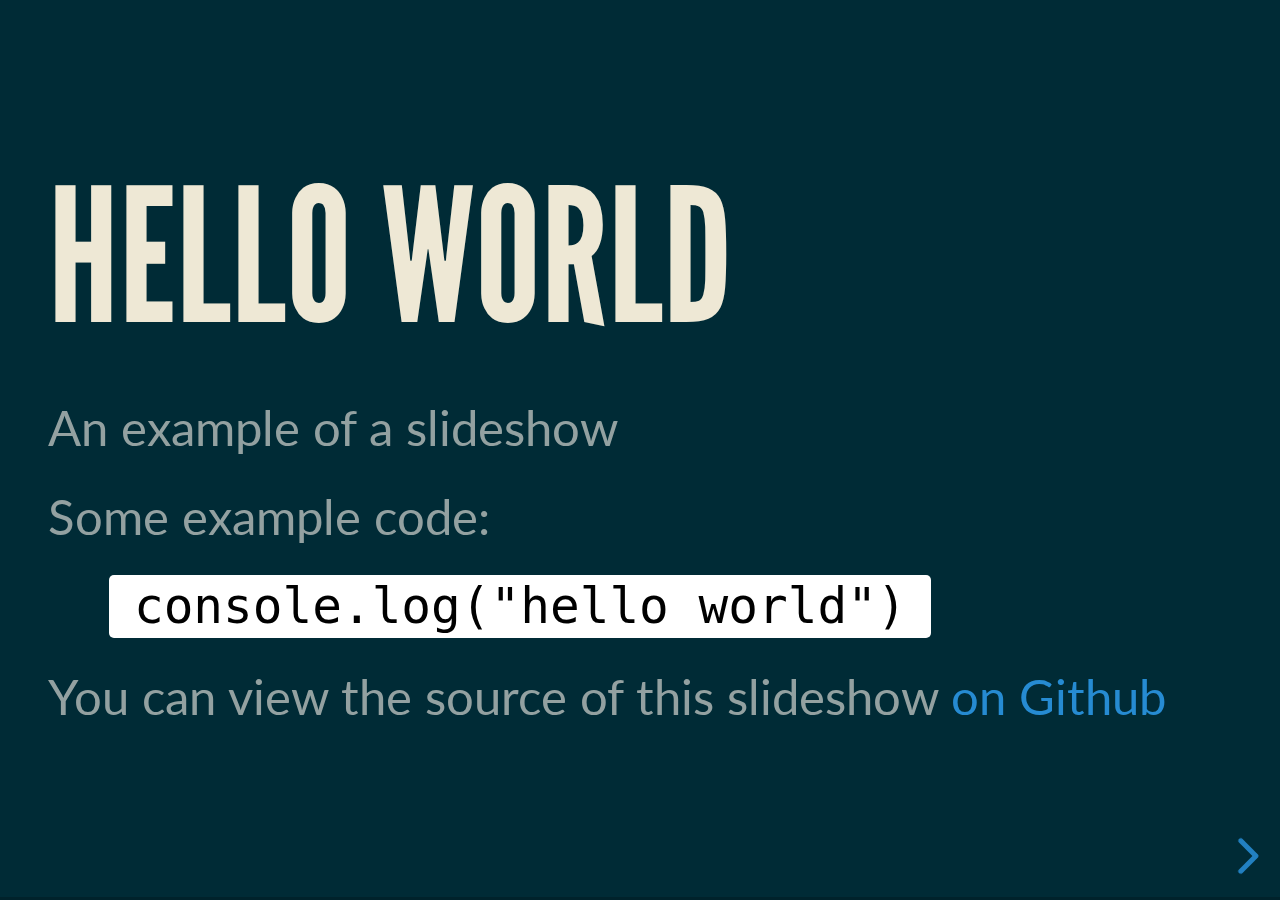
<file: index.html>
<!doctype html>
<html>
<head>
	<meta charset="utf-8">
	<meta name="viewport" content="width=device-width, initial-scale=1.0, maximum-scale=1.0, user-scalable=no">

	<title>reveal.js</title>

	<link rel="stylesheet" href="css/reveal.css">
	<link rel="stylesheet" href="css/theme/moon.css">
	<link rel="stylesheet" href="css/theme/custom.css">

	<!-- Theme used for syntax highlighting of code -->
	<link rel="stylesheet" href="lib/css/zenburn.css">

	<!-- Printing and PDF exports -->
	<script>
		var link = document.createElement( 'link' );
		link.rel = 'stylesheet';
		link.type = 'text/css';
		link.href = window.location.search.match( /print-pdf/gi ) ? 'css/print/pdf.css' : 'css/print/paper.css';
		document.getElementsByTagName( 'head' )[0].appendChild( link );
	</script>
</head>
<body>
	<div class="reveal">
		<div class="slides">

      <section class="text-left">
        <h1>HELLO WORLD</h1>
        <div>
          <p>
          	An example of a slideshow
          </p>
          <p>Some example code:</p>
          <div class="indent">
            <p>
              <code class="code">console.log("hello world")</code>
            </p>
          </div>
          <p>You can view the source of this slideshow
          	<a href="https://github.com/mpaulweeks/ga-sample">on Github</a>
          </p>
        </div>
      </section>
			<section>Slide 1</section>
			<section>Slide 2</section>
		</div>
	</div>

	<script src="lib/js/head.min.js"></script>
	<script src="js/reveal.js"></script>

	<script>
		// More info about config & dependencies:
		// - https://github.com/hakimel/reveal.js#configuration
		// - https://github.com/hakimel/reveal.js#dependencies
		Reveal.initialize({
			dependencies: [
				{ src: 'plugin/markdown/marked.js' },
				{ src: 'plugin/markdown/markdown.js' },
				{ src: 'plugin/notes/notes.js', async: true },
				{ src: 'plugin/highlight/highlight.js', async: true, callback: function() { hljs.initHighlightingOnLoad(); } }
			]
		});
	</script>
</body>
</html>
</file>
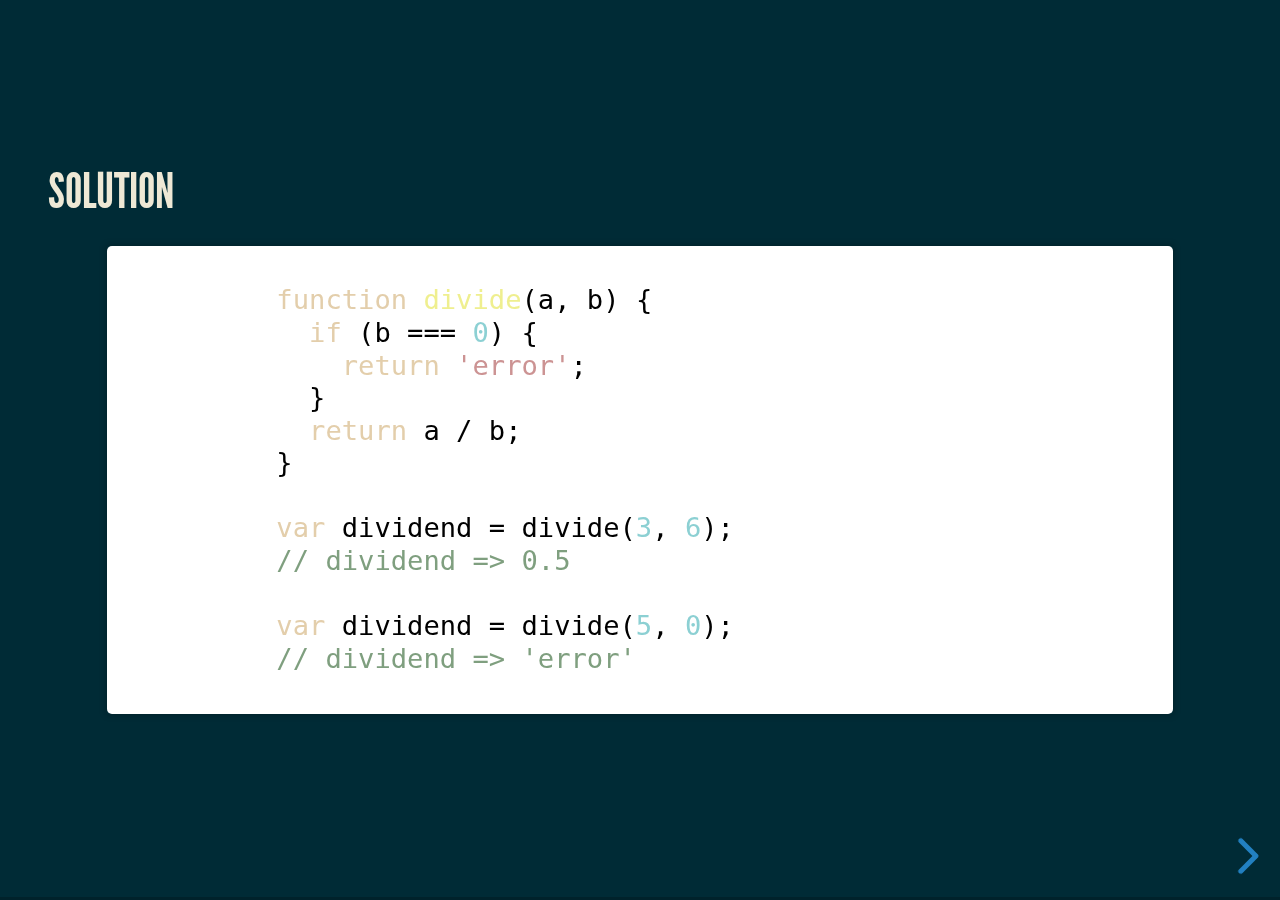
<file: functions.html>
<!doctype html>
<html>
<head>
  <meta charset="utf-8">
  <meta name="viewport" content="width=device-width, initial-scale=1.0, maximum-scale=1.0, user-scalable=no">

  <title>reveal.js</title>

  <link rel="stylesheet" href="css/reveal.css">
  <link rel="stylesheet" href="css/theme/moon.css">
  <link rel="stylesheet" href="css/theme/custom.css">

  <!-- Theme used for syntax highlighting of code -->
  <link rel="stylesheet" href="lib/css/zenburn.css">

  <!-- Printing and PDF exports -->
  <script>
    var link = document.createElement( 'link' );
    link.rel = 'stylesheet';
    link.type = 'text/css';
    link.href = window.location.search.match( /print-pdf/gi ) ? 'css/print/pdf.css' : 'css/print/paper.css';
    document.getElementsByTagName( 'head' )[0].appendChild( link );
  </script>
</head>
<body>
  <div class="reveal">
    <div class="slides">
      <!-- lesson start -->

      <section class="text-left">
        <h4>Solution</h4>
        <pre><code class="code">
          function divide(a, b) {
            if (b === 0) {
              return 'error';
            }
            return a / b;
          }

          var dividend = divide(3, 6);
          // dividend => 0.5

          var dividend = divide(5, 0);
          // dividend => 'error'
        </code></pre>
      </section>

      <section class="text-left">
        <h4>Exercise</h4>
        <p>
          Write a function that takes two numbers, and divides the first one by the second.
          If the second argument is zero, you should return the string 'error'.
        </p>
        <p>eg:</p>
        <pre><code class="code">
          var dividend = divide(3, 6);
          // dividend => 0.5

          var dividend = divide(5, 0);
          // dividend => 'error'
        </code></pre>
      </section>

      <section class="text-left">
        <h4>Solution</h4>
        <pre><code class="code">
          function shout(toShout) {
            return toShout + '!!!';
          }

          var cheer = shout('go wildcats');
          // cheer => 'go wildcats!!!'
        </code></pre>
      </section>

      <section class="text-left">
        <h4>Exercise</h4>
        <p>
          Write a function named <span class="hljs-name">shout</span> that takes in a string and
          returns the same string with three exclamation points (<span class="code-text">'!!!'</span>) added on the end
        </p>
        <p>eg:</p>
        <pre><code class="code">
          var cheer = shout('go wildcats');
          // cheer => 'go wildcats!!!'
        </code></pre>
      </section>


      <section class="text-left">
        <h4>Example #4</h4>
        <pre><code class="code">
          function combineBackwards(first, second) {
            return second + first;
          }

          var word = combineBackwards('one', 'two');
          // word = 'twoone'
        </code></pre>
        <ul>
          <li>
            the order of the arguments is preserved
          </li>
        </ul>
      </section>


      <section class="text-left">
        <h4>Example #3</h4>
        <pre><code class="code">
          function multiply(a, b) {
            return a * b;
          }

          var sum = multiply(5, 7);
          // sum = 35
        </code></pre>
        <ul>
          <li>
            functions can take multiple arguments
          </li>
          <li>
            seperate each argument by a comma
          </li>
          <ul>
            <li>
              it's same for both function declaration and invocation
            </li>
          </ul>
        </ul>
      </section>

      <section class="text-left">
        <h4>Example #2</h4>
        <pre><code class="code">
          function triple(numToTriple) {
            return 3 * numToTriple;
          }

          var bar = triple(4);
          // bar => 12
        </code></pre>
        <ul>
          <li>
            now we return the given arg multiplied by <span class="code-text">3</span>
            <ul>
              <li>
                we call the function with the number <span class="code-text">4</span>
              </li>
              <li>
                the result of the function is assigned to <span class="code-text">bar</span>
              </li>
              <li>
                so <span class="code-text">bar = 12</span>
              </li>
            </ul>
          </li>
        </ul>
      </section>
      <section class="text-left">
        <h4>Example #2</h4>
        <pre><code class="code">
          function triple(numToTriple) {
            return 3 * numToTriple;
          }

          var bar = triple(4);
          // bar => 12
        </code></pre>
        <ul>
          <li>
            this function takes an argument, called <span class="code-text">numToTriple</span>
            <ul>
              <li>
                the name is abritrary, just like variables
              </li>
              <li>
                you can think of <span class="code-text">numToTriple</span> as a variable that's only accessible within the function
              </li>
              <li>
                this "sandboxing" is known as the "function scope"
              </li>
            </ul>
          </li>
        </ul>
      </section>

      <section class="text-left">
        <h4>Example #1</h4>
        <pre><code class="code">
          function three() {
            return 3;
          }

          var foo = three();
          // foo => 3
        </code></pre>
        <ul>
          <li>
            you call the function by also using parens
            <ul>
              <li>
                eg: <span class="code-text">var foo = three();</span>
              </li>
            </ul>
          </li>
          <li>
            <span class="hljs-keyword">return</span> describes the value of the function
            <ul>
              <li>
                this function returns <span class="code-text">3</span>
              </li>
              <li>
                the result of the function is assigned to <span class="code-text">foo</span>
              </li>
              <li>
                so <span class="code-text">foo = 3</span>
              </li>
            </ul>
          </li>
        </ul>
      </section>

      <section class="text-left">
        <h4>Example #1</h4>
        <pre><code class="code">
          function three() {
            return 3;
          }

          var foo = three();
          // foo => 3
        </code></pre>
        <ul>
          <li>
            <span class="hljs-keyword">function</span> and <span class="hljs-keyword">return</span> are keywords
          </li>
          <li>
            <span class="hljs-keyword">function</span> describes what we're declaring
            <ul>
              <li>
                much like <span class="hljs-keyword">var</span>
              </li>
            </ul>
          </li>
          <li>
            <span class="hljs-name">three</span> is the name of our function
            <ul>
              <li>
                in the same way that <span class="code-text">foo</span> is the name of a variable
              </li>
            </ul>
          </li>
          <li>
            function names are always followed by parenthesis <span class="code-text">()</span>
          </li>
        </ul>
      </section>



      <section class="text-left">
        <h1>Functions</h1>
        <div>
          <ul>
            <li>Reusable</li>
            <li>Sandboxing</li>
            <li>Customizable</li>
          </ul>
          <p>You can view the source of this slideshow
            <a href="https://github.com/mpaulweeks/ga-sample">on Github</a>
          </p>
        </div>
      </section>

      <!-- lesson end -->
    </div>
  </div>

  <script src="lib/js/head.min.js"></script>
  <script src="js/reveal.js"></script>

  <script>
    // More info about config & dependencies:
    // - https://github.com/hakimel/reveal.js#configuration
    // - https://github.com/hakimel/reveal.js#dependencies
    Reveal.initialize({
      dependencies: [
        { src: 'plugin/markdown/marked.js' },
        { src: 'plugin/markdown/markdown.js' },
        { src: 'plugin/notes/notes.js', async: true },
        { src: 'plugin/highlight/highlight.js', async: true, callback: function() { hljs.initHighlightingOnLoad(); } }
      ]
    });
  </script>
</body>
</html>
</file>
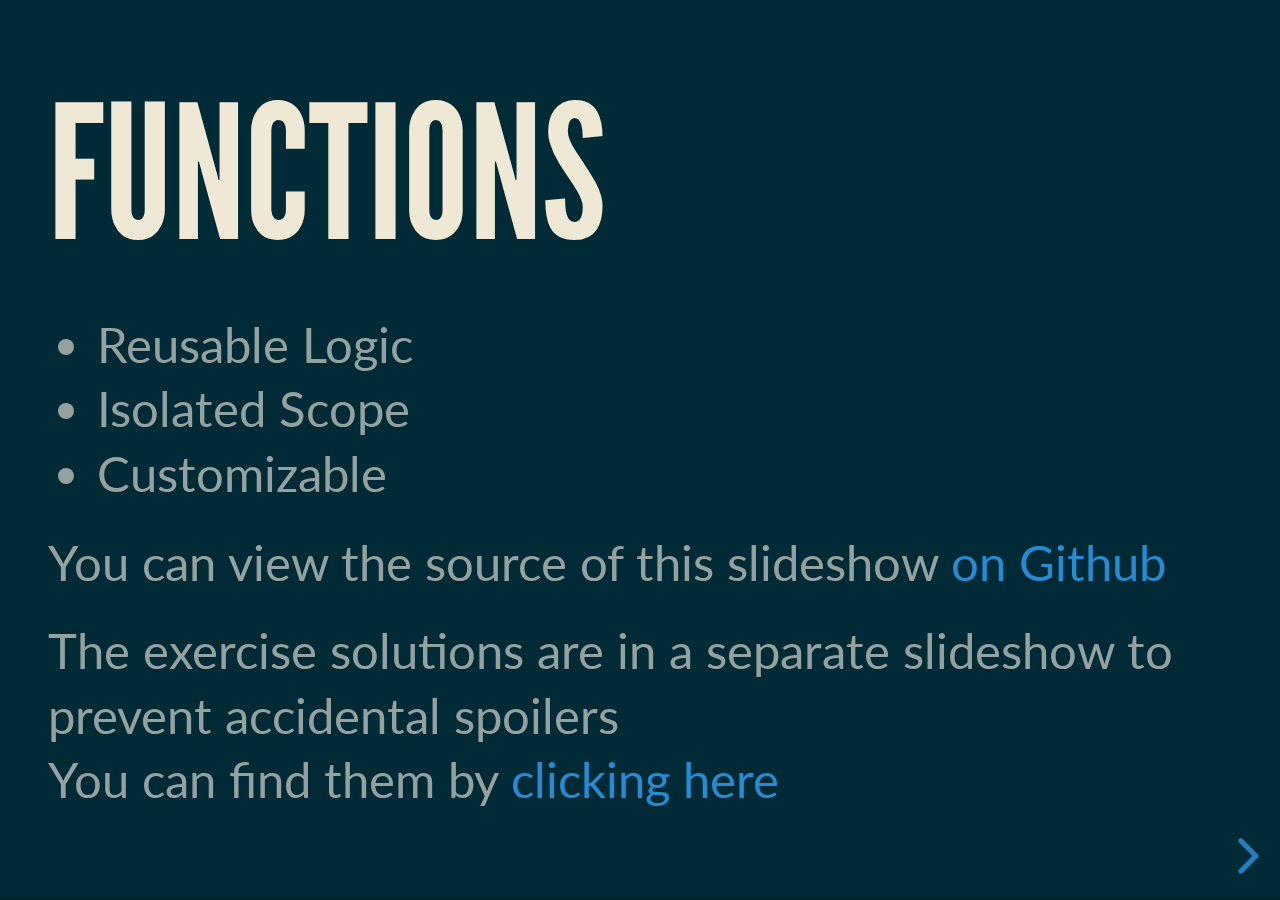
<file: lesson/function.html>
<!doctype html>
<html>
<head>
  <meta charset="utf-8">
  <meta name="viewport" content="width=device-width, initial-scale=1.0, maximum-scale=1.0, user-scalable=no">

  <title>reveal.js</title>

  <link rel="stylesheet" href="../css/reveal.css">
  <link rel="stylesheet" href="../css/theme/moon.css">
  <link rel="stylesheet" href="../css/theme/custom.css">

  <!-- Theme used for syntax highlighting of code -->
  <link rel="stylesheet" href="../lib/css/zenburn.css">

  <!-- Printing and PDF exports -->
  <script>
    var link = document.createElement( 'link' );
    link.rel = 'stylesheet';
    link.type = 'text/css';
    link.href = '../css/print/' + (window.location.search.match( /print-pdf/gi ) ? 'pdf.css' : 'paper.css');
    document.getElementsByTagName( 'head' )[0].appendChild( link );
  </script>
</head>
<body>
  <div class="reveal">
    <div class="slides">
      <!-- lesson start -->

      <section class="text-left">
        <h1>Functions</h1>
        <div>
          <ul>
            <li>Reusable Logic</li>
            <li>Isolated Scope</li>
            <li>Customizable</li>
          </ul>
          <p>
            You can view the source of this slideshow
            <a href="https://github.com/mpaulweeks/ga-interview">on Github</a>
          </p>
          <p>
            The exercise solutions are in a separate slideshow to prevent accidental spoilers
            <br/>
            You can find them by <a href="../solution/function.html">clicking here</a>
          </p>
        </div>
      </section>

      <section class="text-left">
        <h4>Example #1</h4>
        <pre><code class="code">
          function three() {
            return 3;
          }

          var foo = three();
          // foo => 3
        </code></pre>
        <ul>
          <li>
            <span class="hljs-keyword">function</span> and <span class="hljs-keyword">return</span> are keywords
          </li>
          <li>
            <span class="hljs-keyword">function</span> describes what we're declaring
            <ul>
              <li>
                much like <span class="hljs-keyword">var</span>
              </li>
            </ul>
          </li>
          <li>
            <span class="hljs-name">three</span> is the name of our function
            <ul>
              <li>
                in the same way that <span class="code-text">foo</span> is the name of a variable
              </li>
            </ul>
          </li>
          <li>
            function names are always followed by parens <span class="code-text">()</span>
          </li>
        </ul>
      </section>
      <section class="text-left">
        <h4>Example #1</h4>
        <pre><code class="code">
          function three() {
            return 3;
          }

          var foo = three();
          // foo => 3
        </code></pre>
        <ul>
          <li>
            you call the function by also using parens
            <ul>
              <li>
                eg: <span class="code-text">var foo = three();</span>
              </li>
            </ul>
          </li>
          <li>
            <span class="hljs-keyword">return</span> describes the value of the function
            <ul>
              <li>
                this function returns <span class="code-text">3</span>
              </li>
              <li>
                the result of the function is assigned to <span class="code-text">foo</span>
              </li>
              <li>
                so <span class="code-text">foo = 3</span>
              </li>
            </ul>
          </li>
        </ul>
      </section>

      <section class="text-left">
        <h4>Example #2</h4>
        <pre><code class="code">
          function triple(numToTriple) {
            return 3 * numToTriple;
          }

          var tripFour = triple(4);
          // tripFour => 12
          var tripHalf = triple(0.5);
          // tripHalf => 1.5
        </code></pre>
        <ul>
          <li>
            this function takes an argument, called <span class="code-text">numToTriple</span>
            <ul>
              <li>
                the name is abritrary, just like variables
              </li>
              <li>
                you can think of <span class="code-text">numToTriple</span> as a variable that's only accessible within the function
              </li>
              <li>
                this "sandboxing" is known as the "function scope"
              </li>
            </ul>
          </li>
        </ul>
      </section>
      <section class="text-left">
        <h4>Example #2</h4>
        <pre><code class="code">
          function triple(numToTriple) {
            return 3 * numToTriple;
          }

          var tripFour = triple(4);
          // tripFour => 12
          var tripHalf = triple(0.5);
          // tripHalf => 1.5
        </code></pre>
        <ul>
          <li>
            now we return the given arg multiplied by <span class="code-text">3</span>
            <ul>
              <li>
                we call the function with the number <span class="code-text">4</span>
              </li>
              <li>
                the result of the function is assigned to <span class="code-text">tripFour</span>
              </li>
              <li>
                so <span class="code-text">tripFour = 12</span>
              </li>
            </ul>
          </li>
          <li>
            you can call the function with different values
          </li>
        </ul>
      </section>
      <section class="text-left">
        <h4>Example #2.5</h4>
        <pre><code class="code">
          function triple(numToTriple) {
            return 3 * numToTriple;
          }

          var tripFour = triple(4);
          // tripFour => 12
          var tripTwelve = triple(tripFour);
          // tripTwelve => 36

          var tripFourTwice = triple(triple(4));
          // tripFourTwice => 36
        </code></pre>
        <ul>
          <li>
            you can nest function calls
            <ul>
              <li>
                remember, the function is just returning a value
              </li>
            </ul>
          </li>
          <li>
            here we call <span class="hljs-name">triple</span> on the number 4 twice
            <ul>
              <li>
                with a helper variable vs nesting function calls
              </li>
            </ul>
          </li>
        </ul>
      </section>

      <section class="text-left">
        <h4>Example #3</h4>
        <pre><code class="code">
          function multiply(a, b) {
            return a * b;
          }

          var sum = multiply(5, 7);
          // sum = 35
        </code></pre>
        <ul>
          <li>
            functions can take multiple arguments
          </li>
          <li>
            seperate each argument by a comma
          </li>
          <ul>
            <li>
              it's same for both function declaration and invocation
            </li>
          </ul>
        </ul>
      </section>

      <section class="text-left">
        <h4>Example #4</h4>
        <pre><code class="code">
          function combineBackwards(first, second) {
            return second + first;
          }

          var word = combineBackwards('one', 'two');
          // word = 'twoone'
        </code></pre>
        <ul>
          <li>
            the order of the arguments is preserved
          </li>
        </ul>
      </section>

      <section class="text-left">
        <h4>Exercise #1</h4>
        <p>
          Write a function named <span class="hljs-name">shout</span> that takes in a string and
          returns the same string with three exclamation points (<span class="code-text">'!!!'</span>) added on the end
        </p>
        <p>eg:</p>
        <pre><code class="code">
          var cheer = shout('go wildcats');
          // cheer => 'go wildcats!!!'
        </code></pre>
      </section>

      <section class="text-left">
        <h4>Exercise #2</h4>
        <p>
          Write a function that takes two numbers, and divides the first one by the second.
          If the second argument is zero, you should return the string 'error'.
        </p>
        <p>eg:</p>
        <pre><code class="code">
          var dividend = divide(3, 6);
          // dividend => 0.5

          var dividend = divide(5, 0);
          // dividend => 'error'
        </code></pre>
      </section>

      <section class="text-left">
        <h4>Exercise #3</h4>
        <pre><code class="code">
          // "abc".toUpperCase()

          function isEqualCaseInsensitive(first, second) {
            return false;
          }

          isEqualCaseInsensitive('a', 'A');
          // true
        </code></pre>
      </section>





      <!-- lesson end -->
    </div>
  </div>

  <script src="../lib/js/head.min.js"></script>
  <script src="../js/reveal.js"></script>

  <script>
    // More info about config & dependencies:
    // - https://github.com/hakimel/reveal.js#configuration
    // - https://github.com/hakimel/reveal.js#dependencies
    Reveal.initialize({
      dependencies: [
        { src: '../plugin/markdown/marked.js' },
        { src: '../plugin/markdown/markdown.js' },
        { src: '../plugin/notes/notes.js', async: true },
        { src: '../plugin/highlight/highlight.js', async: true, callback: function() { hljs.initHighlightingOnLoad(); } }
      ]
    });
  </script>
</body>
</html>
</file>
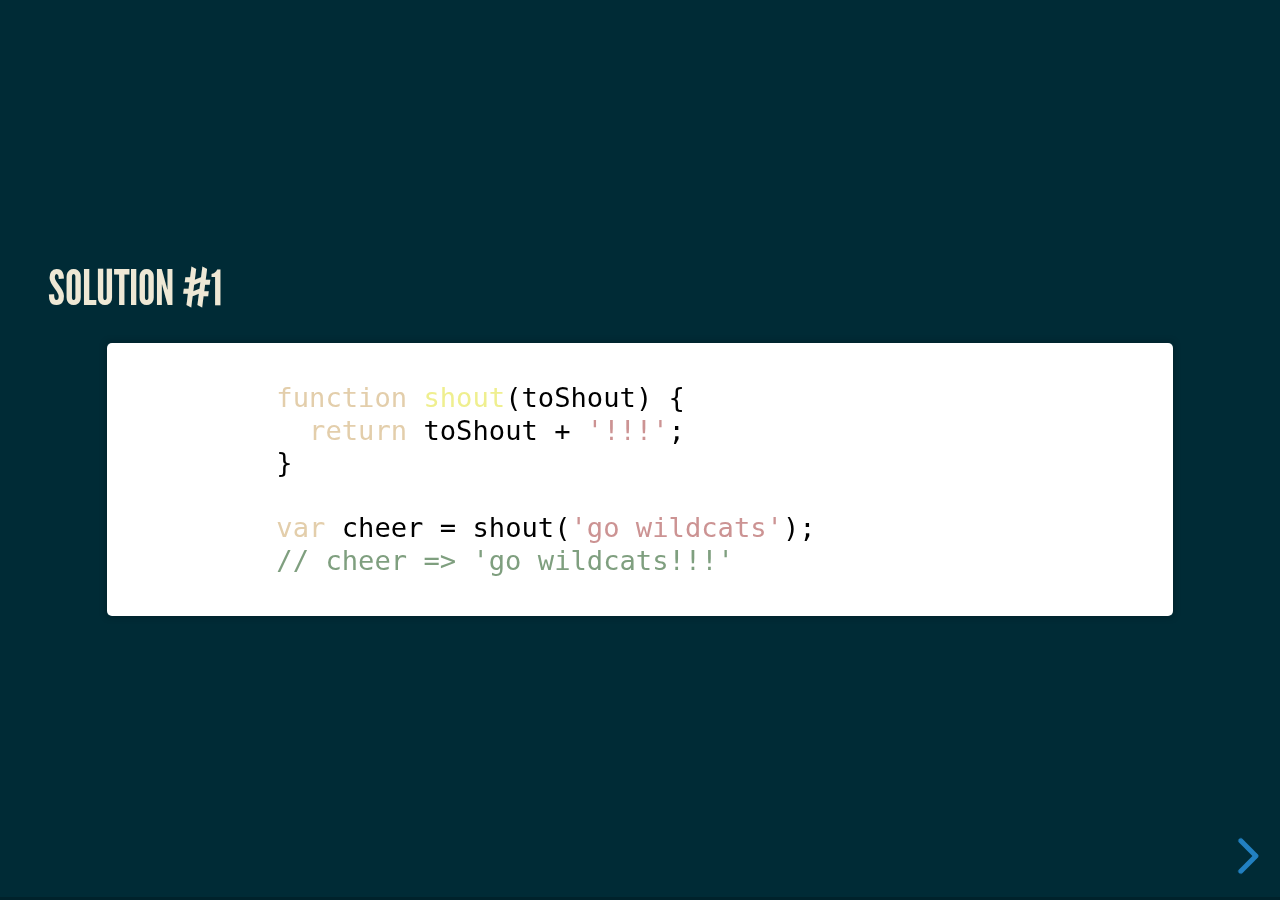
<file: solution/function.html>
<!doctype html>
<html>
<head>
  <meta charset="utf-8">
  <meta name="viewport" content="width=device-width, initial-scale=1.0, maximum-scale=1.0, user-scalable=no">

  <title>reveal.js</title>

  <link rel="stylesheet" href="../css/reveal.css">
  <link rel="stylesheet" href="../css/theme/moon.css">
  <link rel="stylesheet" href="../css/theme/custom.css">

  <!-- Theme used for syntax highlighting of code -->
  <link rel="stylesheet" href="../lib/css/zenburn.css">

  <!-- Printing and PDF exports -->
  <script>
    var link = document.createElement( 'link' );
    link.rel = 'stylesheet';
    link.type = 'text/css';
    link.href = '../css/print/' + (window.location.search.match( /print-pdf/gi ) ? 'pdf.css' : 'paper.css');
    document.getElementsByTagName( 'head' )[0].appendChild( link );
  </script>
</head>
<body>
  <div class="reveal">
    <div class="slides">
      <!-- lesson start -->

      <section class="text-left">
        <h4>Solution #1</h4>
        <pre><code class="code">
          function shout(toShout) {
            return toShout + '!!!';
          }

          var cheer = shout('go wildcats');
          // cheer => 'go wildcats!!!'
        </code></pre>
      </section>

      <section class="text-left">
        <h4>Solution #2</h4>
        <pre><code class="code">
          function divide(a, b) {
            if (b === 0) {
              return 'error';
            }
            return a / b;
          }

          var dividend = divide(3, 6);
          // dividend => 0.5

          var dividend = divide(5, 0);
          // dividend => 'error'
        </code></pre>
      </section>

      <!-- lesson end -->
    </div>
  </div>

  <script src="../lib/js/head.min.js"></script>
  <script src="../js/reveal.js"></script>

  <script>
    // More info about config & dependencies:
    // - https://github.com/hakimel/reveal.js#configuration
    // - https://github.com/hakimel/reveal.js#dependencies
    Reveal.initialize({
      dependencies: [
        { src: '../plugin/markdown/marked.js' },
        { src: '../plugin/markdown/markdown.js' },
        { src: '../plugin/notes/notes.js', async: true },
        { src: '../plugin/highlight/highlight.js', async: true, callback: function() { hljs.initHighlightingOnLoad(); } }
      ]
    });
  </script>
</body>
</html>
</file>
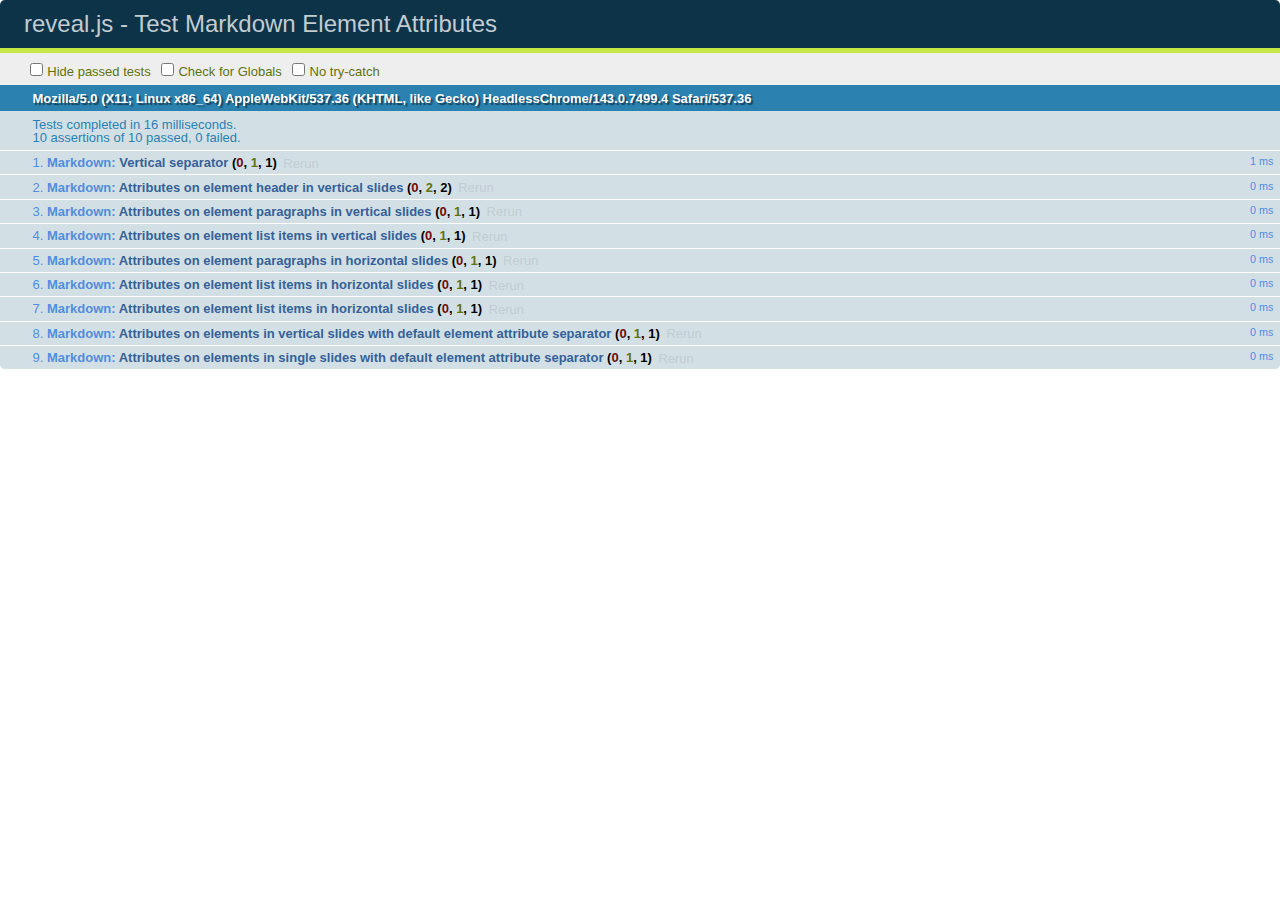
<file: test/test-markdown-element-attributes.html>
<!doctype html>
<html lang="en">

	<head>
		<meta charset="utf-8">

		<title>reveal.js - Test Markdown Element Attributes</title>

		<link rel="stylesheet" href="../css/reveal.css">
		<link rel="stylesheet" href="qunit-1.12.0.css">
	</head>

	<body style="overflow: auto;">

		<div id="qunit"></div>
		<div id="qunit-fixture"></div>

		<div class="reveal" style="display: none;">

			<div class="slides">

				<!-- <section data-markdown="example.md" data-separator="^\n\n\n" data-separator-vertical="^\n\n"></section> -->

				<!-- Slides are separated by newline + three dashes + newline, vertical slides identical but two dashes -->
				<section data-markdown data-separator="^\n---\n$" data-separator-vertical="^\n--\n$" data-element-attributes="{_\s*?([^}]+?)}">>
					<script type="text/template">
						## Slide 1.1
						<!-- {_class="fragment fade-out" data-fragment-index="1"} -->

						--

						## Slide 1.2
						<!-- {_class="fragment shrink"} -->

						Paragraph 1
						<!-- {_class="fragment grow"} -->

						Paragraph 2
						<!-- {_class="fragment grow"} -->

						- list item 1 <!-- {_class="fragment grow"} -->
						- list item 2 <!-- {_class="fragment grow"} -->
						- list item 3 <!-- {_class="fragment grow"} -->


						---

						## Slide 2


						Paragraph 1.2  
						multi-line <!-- {_class="fragment highlight-red"} -->

						Paragraph 2.2 <!-- {_class="fragment highlight-red"} -->

						Paragraph 2.3 <!-- {_class="fragment highlight-red"} -->

						Paragraph 2.4 <!-- {_class="fragment highlight-red"} -->

						- list item 1 <!-- {_class="fragment highlight-green"} -->
						- list item 2<!-- {_class="fragment highlight-green"} -->
						- list item 3<!-- {_class="fragment highlight-green"} -->
						- list item 4
						<!-- {_class="fragment highlight-green"} -->
						- list item 5<!-- {_class="fragment highlight-green"} -->

						Test

						![Example Picture](examples/assets/image2.png)
						<!-- {_class="reveal stretch"} -->

					</script>
				</section>



				<section 	data-markdown data-separator="^\n\n\n"
									data-separator-vertical="^\n\n"
									data-separator-notes="^Note:"
									data-charset="utf-8">
					<script type="text/template">
						# Test attributes in Markdown with default separator
						## Slide 1 Def <!-- .element: class="fragment highlight-red" data-fragment-index="1" -->


						## Slide 2 Def
						<!-- .element: class="fragment highlight-red" -->

					</script>
				</section>

				<section data-markdown>
				  <script type="text/template">
					## Hello world
					A paragraph
					<!-- .element: class="fragment highlight-blue" -->
				  </script>
				</section>

				<section data-markdown>
				  <script type="text/template">
					## Hello world

					Multiple  
					Line
					<!-- .element: class="fragment highlight-blue" -->
				  </script>
				</section>

				<section data-markdown>
				  <script type="text/template">
					## Hello world

					Test<!-- .element: class="fragment highlight-blue" -->

					More Test
				  </script>
				</section>


			</div>

		</div>

		<script src="../lib/js/head.min.js"></script>
		<script src="../js/reveal.js"></script>
		<script src="../plugin/markdown/marked.js"></script>
		<script src="../plugin/markdown/markdown.js"></script>
		<script src="qunit-1.12.0.js"></script>

		<script src="test-markdown-element-attributes.js"></script>

	</body>
</html>
</file>
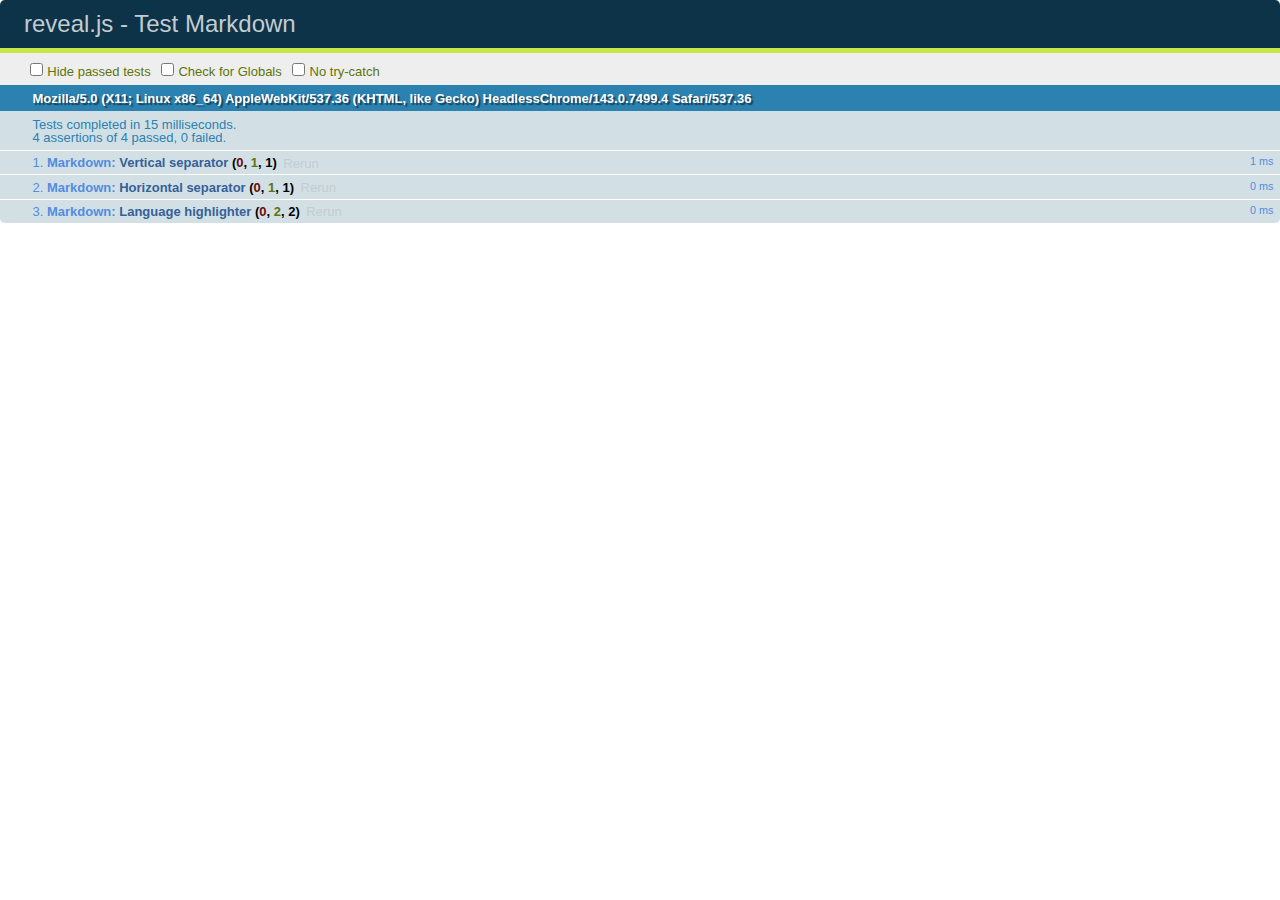
<file: test/test-markdown-external.html>
<!doctype html>
<html lang="en">

	<head>
		<meta charset="utf-8">

		<title>reveal.js - Test Markdown</title>

		<link rel="stylesheet" href="../css/reveal.css">
		<link rel="stylesheet" href="qunit-1.12.0.css">
	</head>

	<body style="overflow: auto;">

		<div id="qunit"></div>
  		<div id="qunit-fixture"></div>

		<div class="reveal" style="display: none;">

			<div class="slides">
				<section data-markdown="simple.md" data-separator="^\n\n\n" data-separator-vertical="^\n\n"></section>
			</div>

		</div>

		<script src="../lib/js/head.min.js"></script>
		<script src="../js/reveal.js"></script>
		<script src="../plugin/highlight/highlight.js"></script>
		<script src="../plugin/markdown/marked.js"></script>
		<script src="../plugin/markdown/markdown.js"></script>
		<script src="qunit-1.12.0.js"></script>

		<script src="test-markdown-external.js"></script>

	</body>
</html>
</file>
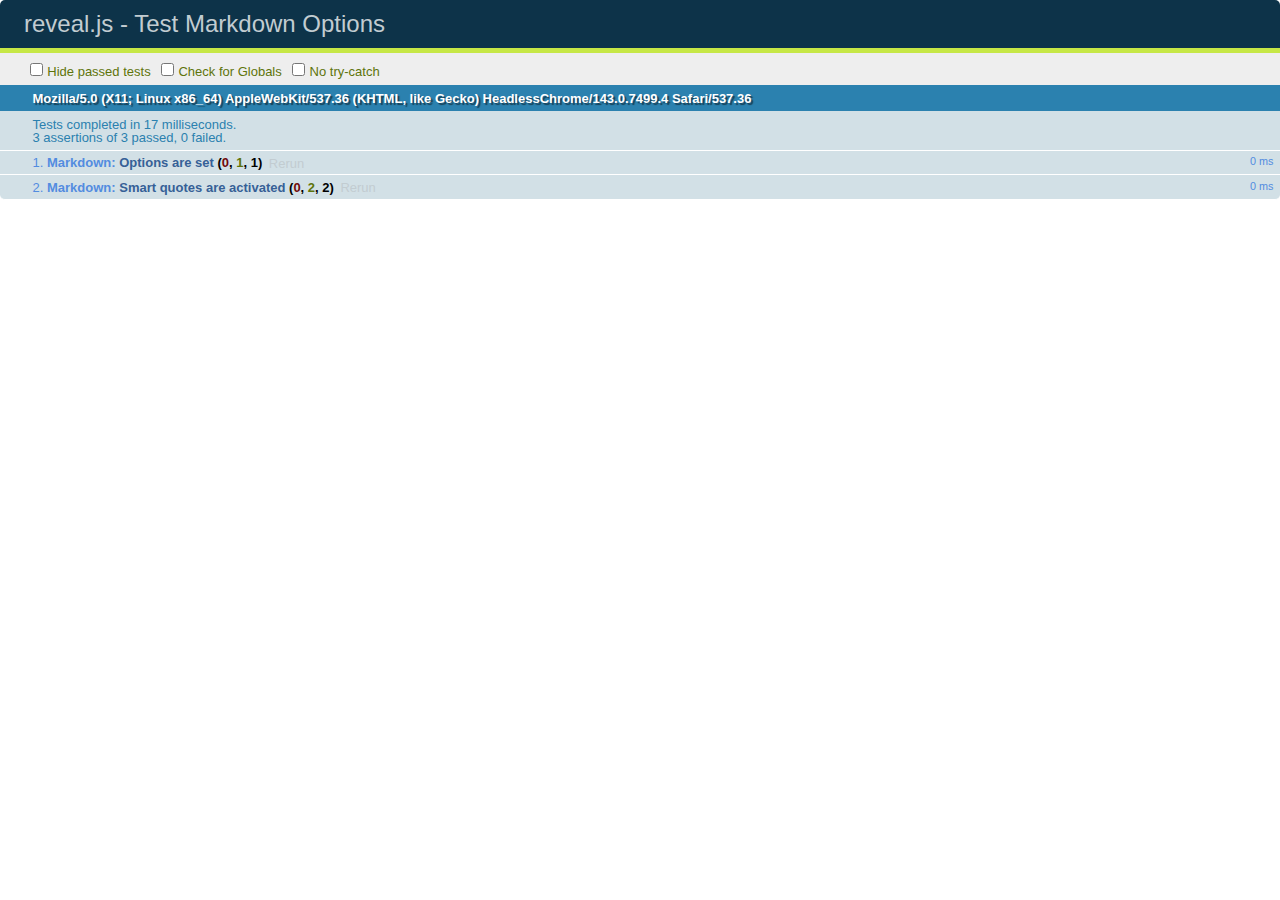
<file: test/test-markdown-options.html>
<!doctype html>
<html lang="en">

	<head>
		<meta charset="utf-8">

		<title>reveal.js - Test Markdown Options</title>

		<link rel="stylesheet" href="../css/reveal.css">
		<link rel="stylesheet" href="qunit-1.12.0.css">
	</head>

	<body style="overflow: auto;">

		<div id="qunit"></div>
		<div id="qunit-fixture"></div>

		<div class="reveal" style="display: none;">

			<div class="slides">

				<section data-markdown>
					<script type="text/template">
						## Testing Markdown Options

						This "slide" should contain 'smart' quotes.
					</script>
				</section>

			</div>

		</div>

		<script src="../lib/js/head.min.js"></script>
		<script src="../js/reveal.js"></script>
		<script src="qunit-1.12.0.js"></script>

		<script src="test-markdown-options.js"></script>

	</body>
</html>
</file>
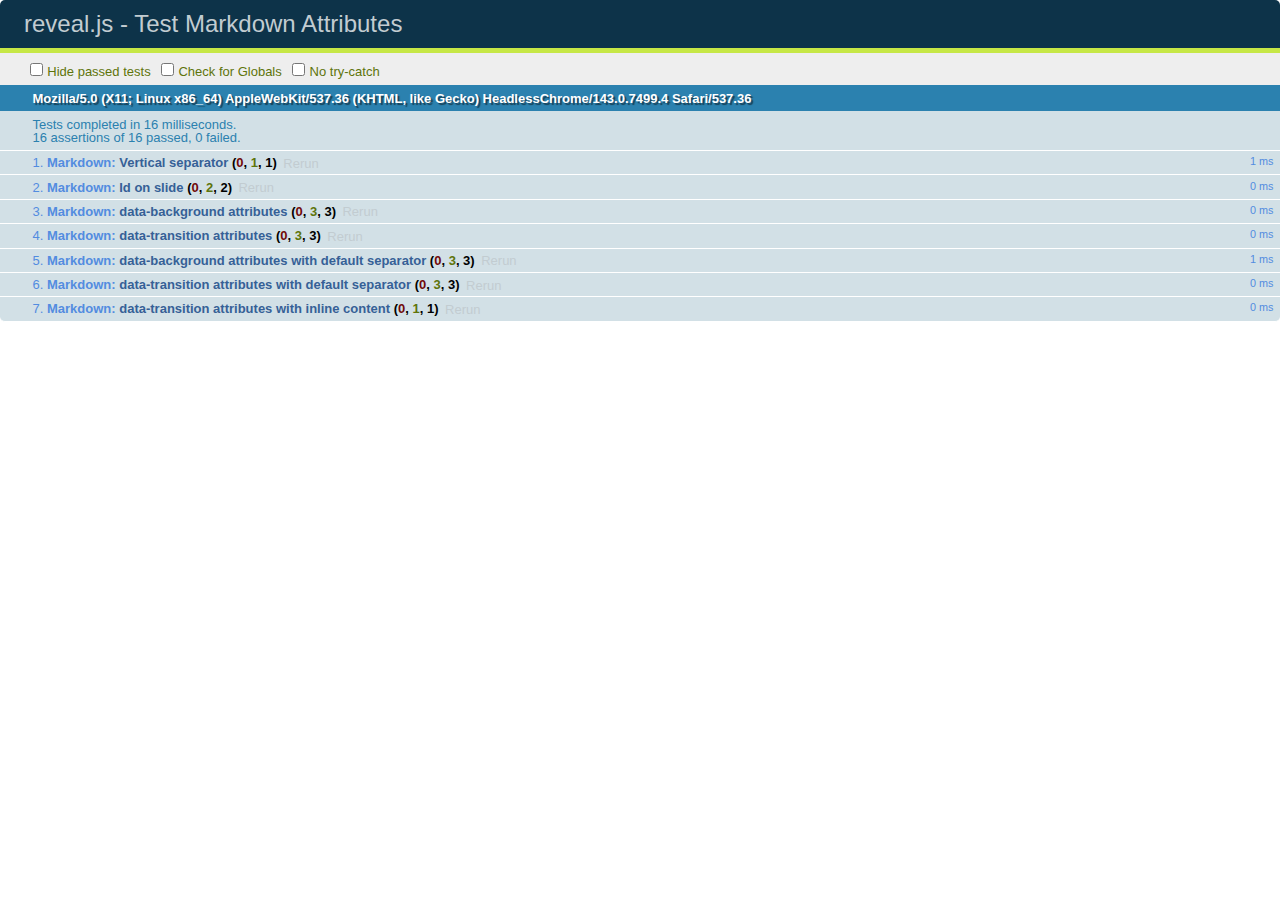
<file: test/test-markdown-slide-attributes.html>
<!doctype html>
<html lang="en">

	<head>
		<meta charset="utf-8">

		<title>reveal.js - Test Markdown Attributes</title>

		<link rel="stylesheet" href="../css/reveal.css">
		<link rel="stylesheet" href="qunit-1.12.0.css">
	</head>

	<body style="overflow: auto;">

		<div id="qunit"></div>
		<div id="qunit-fixture"></div>

		<div class="reveal" style="display: none;">

			<div class="slides">

				<!-- <section data-markdown="example.md" data-separator="^\n\n\n" data-separator-vertical="^\n\n"></section> -->

				<!-- Slides are separated by three lines, vertical slides by two lines, attributes are one any line starting with (spaces and) two dashes -->
				<section 	data-markdown data-separator="^\n\n\n"
									data-separator-vertical="^\n\n"
									data-separator-notes="^Note:"
									data-attributes="--\s(.*?)$"
									data-charset="utf-8">
					<script type="text/template">
						# Test attributes in Markdown
						## Slide 1



						## Slide 2
						<!-- -- id="slide2" data-transition="zoom" data-background="#A0C66B" -->


						## Slide 2.1
						<!-- -- data-background="#ff0000" data-transition="fade" -->


						## Slide 2.2
						[Link to Slide2](#/slide2)



						## Slide 3
						<!-- -- data-transition="zoom" data-background="#C6916B" -->



						## Slide 4
					</script>
				</section>

				<section 	data-markdown data-separator="^\n\n\n"
									data-separator-vertical="^\n\n"
									data-separator-notes="^Note:"
									data-charset="utf-8">
					<script type="text/template">
						# Test attributes in Markdown with default separator
						## Slide 1 Def



						## Slide 2 Def
						<!-- .slide: id="slide2def" data-transition="concave" data-background="#A7C66B" -->


						## Slide 2.1 Def
						<!-- .slide: data-background="#f70000" data-transition="page" -->


						## Slide 2.2 Def
						[Link to Slide2](#/slide2def)



						## Slide 3 Def
						<!-- .slide: data-transition="concave" data-background="#C7916B" -->



						## Slide 4
					</script>
				</section>

				<section data-markdown>
					<script type="text/template">
						<!-- .slide: data-background="#ff0000" -->
						## Hello world
					</script>
				</section>

				<section data-markdown>
					<script type="text/template">
						## Hello world
						<!-- .slide: data-background="#ff0000" -->
					</script>
				</section>

				<section data-markdown>
					<script type="text/template">
						## Hello world

						Test
						<!-- .slide: data-background="#ff0000" -->

						More Test
					</script>
				</section>

			</div>

		</div>

		<script src="../lib/js/head.min.js"></script>
		<script src="../js/reveal.js"></script>
		<script src="../plugin/markdown/marked.js"></script>
		<script src="../plugin/markdown/markdown.js"></script>
		<script src="qunit-1.12.0.js"></script>

		<script src="test-markdown-slide-attributes.js"></script>

	</body>
</html>
</file>
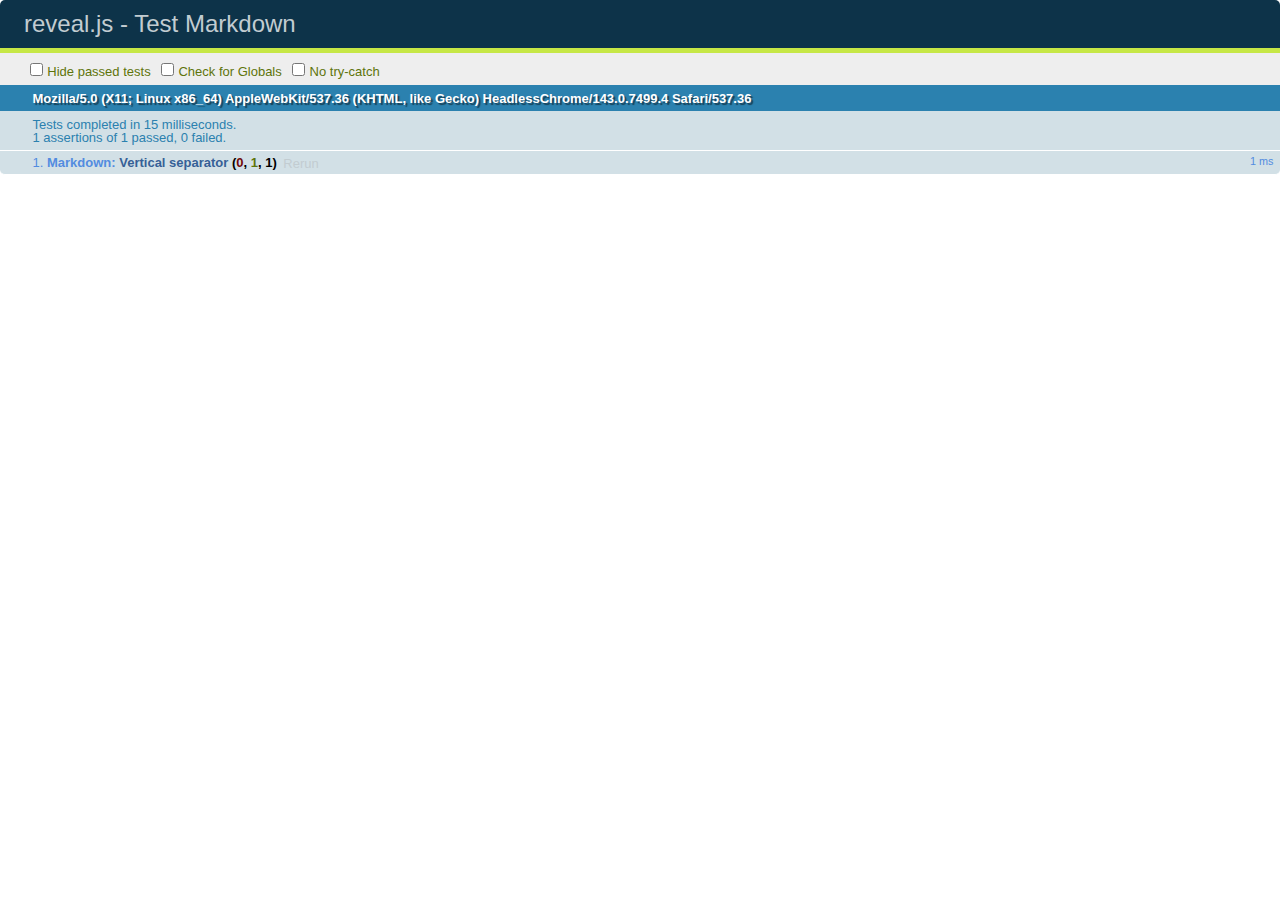
<file: test/test-markdown.html>
<!doctype html>
<html lang="en">

	<head>
		<meta charset="utf-8">

		<title>reveal.js - Test Markdown</title>

		<link rel="stylesheet" href="../css/reveal.css">
		<link rel="stylesheet" href="qunit-1.12.0.css">
	</head>

	<body style="overflow: auto;">

		<div id="qunit"></div>
		<div id="qunit-fixture"></div>

		<div class="reveal" style="display: none;">

			<div class="slides">

				<!-- <section data-markdown="example.md" data-separator="^\n\n\n" data-separator-vertical="^\n\n"></section> -->

				<!-- Slides are separated by newline + three dashes + newline, vertical slides identical but two dashes -->
				<section data-markdown data-separator="^\n---\n$" data-separator-vertical="^\n--\n$">
					<script type="text/template">
						## Slide 1.1

						--

						## Slide 1.2

						---

						## Slide 2
					</script>
				</section>

			</div>

		</div>

		<script src="../lib/js/head.min.js"></script>
		<script src="../js/reveal.js"></script>
		<script src="../plugin/markdown/marked.js"></script>
		<script src="../plugin/markdown/markdown.js"></script>
		<script src="qunit-1.12.0.js"></script>

		<script src="test-markdown.js"></script>

	</body>
</html>
</file>
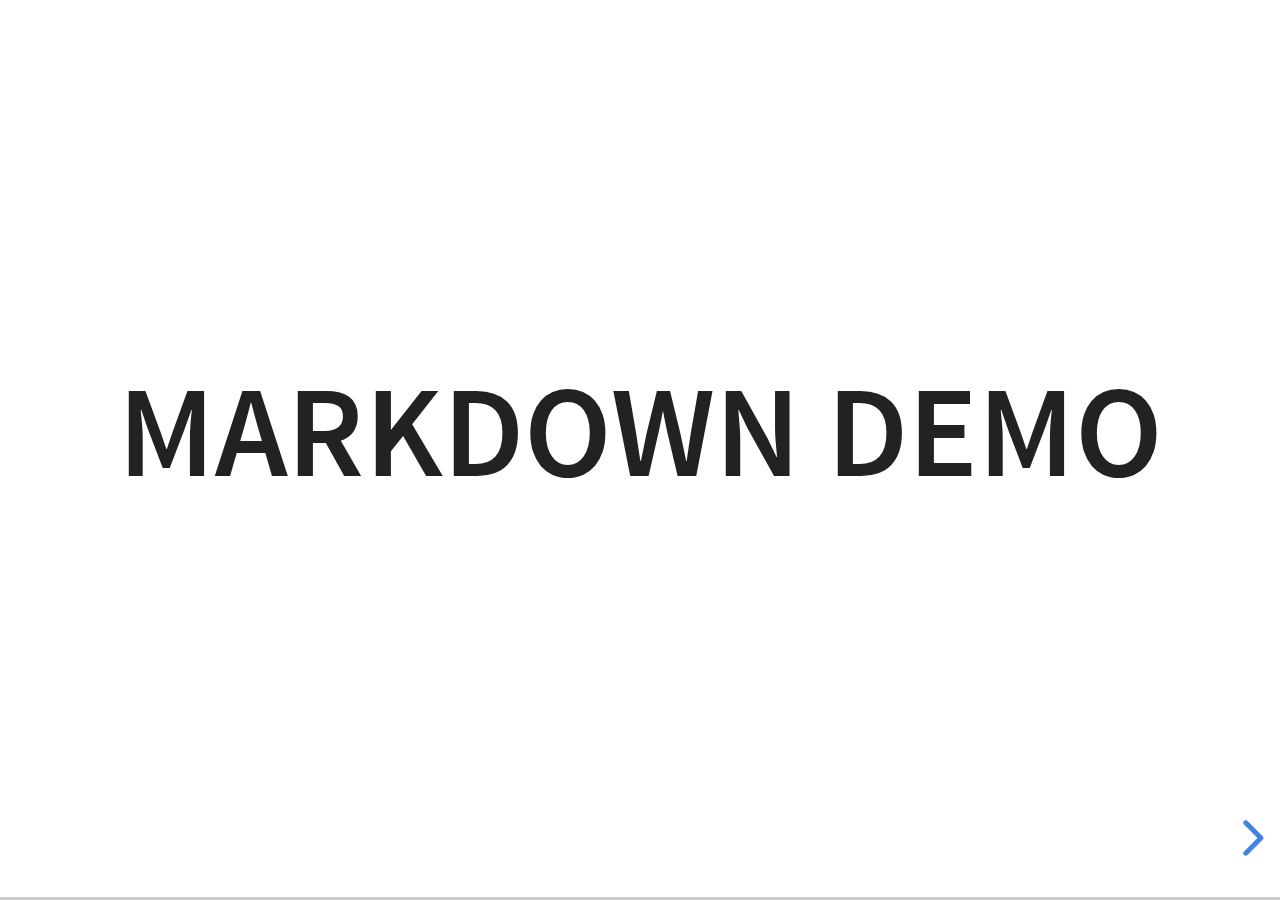
<file: plugin/markdown/example.html>
<!doctype html>
<html lang="en">

	<head>
		<meta charset="utf-8">

		<title>reveal.js - Markdown Demo</title>

		<link rel="stylesheet" href="../../css/reveal.css">
		<link rel="stylesheet" href="../../css/theme/white.css" id="theme">

        <link rel="stylesheet" href="../../lib/css/zenburn.css">
	</head>

	<body>

		<div class="reveal">

			<div class="slides">

                <!-- Use external markdown resource, separate slides by three newlines; vertical slides by two newlines -->
                <section data-markdown="example.md" data-separator="^\n\n\n" data-separator-vertical="^\n\n"></section>

                <!-- Slides are separated by three dashes (quick 'n dirty regular expression) -->
                <section data-markdown data-separator="---">
                    <script type="text/template">
                        ## Demo 1
                        Slide 1
                        ---
                        ## Demo 1
                        Slide 2
                        ---
                        ## Demo 1
                        Slide 3
                    </script>
                </section>

                <!-- Slides are separated by newline + three dashes + newline, vertical slides identical but two dashes -->
                <section data-markdown data-separator="^\n---\n$" data-separator-vertical="^\n--\n$">
                    <script type="text/template">
                        ## Demo 2
                        Slide 1.1

                        --

                        ## Demo 2
                        Slide 1.2

                        ---

                        ## Demo 2
                        Slide 2
                    </script>
                </section>

                <!-- No "extra" slides, since there are no separators defined (so they'll become horizontal rulers) -->
                <section data-markdown>
                    <script type="text/template">
                        A

                        ---

                        B

                        ---

                        C
                    </script>
                </section>

                <!-- Slide attributes -->
                <section data-markdown>
                    <script type="text/template">
                        <!-- .slide: data-background="#000000" -->
                        ## Slide attributes
                    </script>
                </section>

                <!-- Element attributes -->
                <section data-markdown>
                    <script type="text/template">
                        ## Element attributes
                        - Item 1 <!-- .element: class="fragment" data-fragment-index="2" -->
                        - Item 2 <!-- .element: class="fragment" data-fragment-index="1" -->
                    </script>
                </section>

                <!-- Code -->
                <section data-markdown>
                    <script type="text/template">
                        ```php
                        public function foo()
                        {
                            $foo = array(
                                'bar' => 'bar'
                            )
                        }
                        ```
                    </script>
                </section>

            </div>
		</div>

		<script src="../../lib/js/head.min.js"></script>
		<script src="../../js/reveal.js"></script>

		<script>

			Reveal.initialize({
				controls: true,
				progress: true,
				history: true,
				center: true,

				// Optional libraries used to extend on reveal.js
				dependencies: [
					{ src: '../../lib/js/classList.js', condition: function() { return !document.body.classList; } },
					{ src: 'marked.js', condition: function() { return !!document.querySelector( '[data-markdown]' ); } },
                    { src: 'markdown.js', condition: function() { return !!document.querySelector( '[data-markdown]' ); } },
                    { src: '../highlight/highlight.js', async: true, callback: function() { hljs.initHighlightingOnLoad(); } },
					{ src: '../notes/notes.js' }
				]
			});

		</script>

	</body>
</html>
</file>
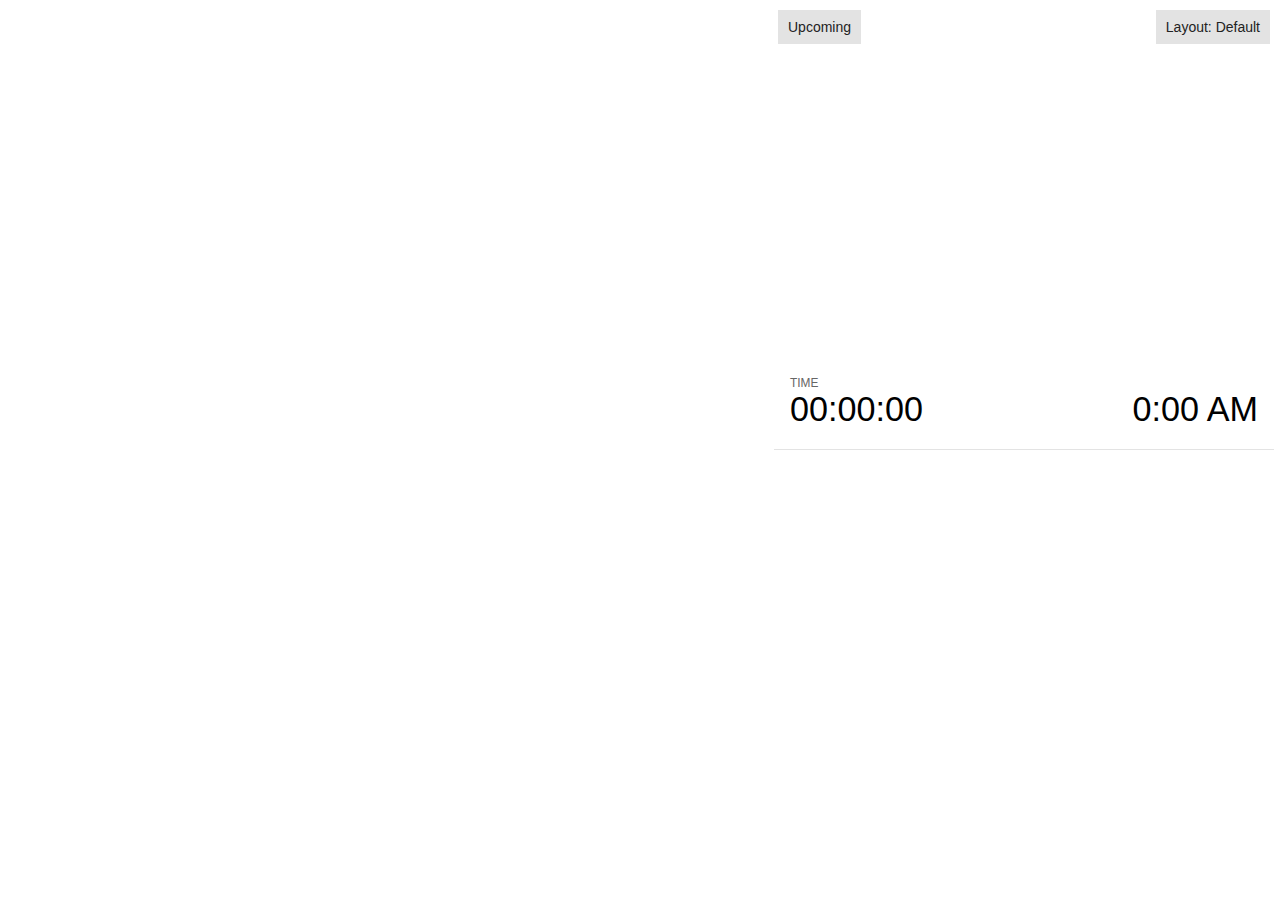
<file: plugin/notes/notes.html>
<!doctype html>
<html lang="en">
	<head>
		<meta charset="utf-8">

		<title>reveal.js - Slide Notes</title>

		<style>
			body {
				font-family: Helvetica;
				font-size: 18px;
			}

			#current-slide,
			#upcoming-slide,
			#speaker-controls {
				padding: 6px;
				box-sizing: border-box;
				-moz-box-sizing: border-box;
			}

			#current-slide iframe,
			#upcoming-slide iframe {
				width: 100%;
				height: 100%;
				border: 1px solid #ddd;
			}

			#current-slide .label,
			#upcoming-slide .label {
				position: absolute;
				top: 10px;
				left: 10px;
				z-index: 2;
			}

			.overlay-element {
				height: 34px;
				line-height: 34px;
				padding: 0 10px;
				text-shadow: none;
				background: rgba( 220, 220, 220, 0.8 );
				color: #222;
				font-size: 14px;
			}

			.overlay-element.interactive:hover {
				background: rgba( 220, 220, 220, 1 );
			}

			#current-slide {
				position: absolute;
				width: 60%;
				height: 100%;
				top: 0;
				left: 0;
				padding-right: 0;
			}

			#upcoming-slide {
				position: absolute;
				width: 40%;
				height: 40%;
				right: 0;
				top: 0;
			}

			/* Speaker controls */
			#speaker-controls {
				position: absolute;
				top: 40%;
				right: 0;
				width: 40%;
				height: 60%;
				overflow: auto;
				font-size: 18px;
			}

				.speaker-controls-time.hidden,
				.speaker-controls-notes.hidden {
					display: none;
				}

				.speaker-controls-time .label,
				.speaker-controls-pace .label,
				.speaker-controls-notes .label {
					text-transform: uppercase;
					font-weight: normal;
					font-size: 0.66em;
					color: #666;
					margin: 0;
				}

				.speaker-controls-time, .speaker-controls-pace {
					border-bottom: 1px solid rgba( 200, 200, 200, 0.5 );
					margin-bottom: 10px;
					padding: 10px 16px;
					padding-bottom: 20px;
					cursor: pointer;
				}

				.speaker-controls-time .reset-button {
					opacity: 0;
					float: right;
					color: #666;
					text-decoration: none;
				}
				.speaker-controls-time:hover .reset-button {
					opacity: 1;
				}

				.speaker-controls-time .timer,
				.speaker-controls-time .clock {
					width: 50%;
				}

				.speaker-controls-time .timer,
				.speaker-controls-time .clock,
				.speaker-controls-time .pacing .hours-value,
				.speaker-controls-time .pacing .minutes-value,
				.speaker-controls-time .pacing .seconds-value {
					font-size: 1.9em;
				}

				.speaker-controls-time .timer {
					float: left;
				}

				.speaker-controls-time .clock {
					float: right;
					text-align: right;
				}

				.speaker-controls-time span.mute {
					opacity: 0.3;
				}

				.speaker-controls-time .pacing-title {
					margin-top: 5px;
				}

				.speaker-controls-time .pacing.ahead {
					color: blue;
				}

				.speaker-controls-time .pacing.on-track {
					color: green;
				}

				.speaker-controls-time .pacing.behind {
					color: red;
				}

				.speaker-controls-notes {
					padding: 10px 16px;
				}

				.speaker-controls-notes .value {
					margin-top: 5px;
					line-height: 1.4;
					font-size: 1.2em;
				}

			/* Layout selector */
			#speaker-layout {
				position: absolute;
				top: 10px;
				right: 10px;
				color: #222;
				z-index: 10;
			}
				#speaker-layout select {
					position: absolute;
					width: 100%;
					height: 100%;
					top: 0;
					left: 0;
					border: 0;
					box-shadow: 0;
					cursor: pointer;
					opacity: 0;

					font-size: 1em;
					background-color: transparent;

					-moz-appearance: none;
					-webkit-appearance: none;
					-webkit-tap-highlight-color: rgba(0, 0, 0, 0);
				}

				#speaker-layout select:focus {
					outline: none;
					box-shadow: none;
				}

			.clear {
				clear: both;
			}

			/* Speaker layout: Wide */
			body[data-speaker-layout="wide"] #current-slide,
			body[data-speaker-layout="wide"] #upcoming-slide {
				width: 50%;
				height: 45%;
				padding: 6px;
			}

			body[data-speaker-layout="wide"] #current-slide {
				top: 0;
				left: 0;
			}

			body[data-speaker-layout="wide"] #upcoming-slide {
				top: 0;
				left: 50%;
			}

			body[data-speaker-layout="wide"] #speaker-controls {
				top: 45%;
				left: 0;
				width: 100%;
				height: 50%;
				font-size: 1.25em;
			}

			/* Speaker layout: Tall */
			body[data-speaker-layout="tall"] #current-slide,
			body[data-speaker-layout="tall"] #upcoming-slide {
				width: 45%;
				height: 50%;
				padding: 6px;
			}

			body[data-speaker-layout="tall"] #current-slide {
				top: 0;
				left: 0;
			}

			body[data-speaker-layout="tall"] #upcoming-slide {
				top: 50%;
				left: 0;
			}

			body[data-speaker-layout="tall"] #speaker-controls {
				padding-top: 40px;
				top: 0;
				left: 45%;
				width: 55%;
				height: 100%;
				font-size: 1.25em;
			}

			/* Speaker layout: Notes only */
			body[data-speaker-layout="notes-only"] #current-slide,
			body[data-speaker-layout="notes-only"] #upcoming-slide {
				display: none;
			}

			body[data-speaker-layout="notes-only"] #speaker-controls {
				padding-top: 40px;
				top: 0;
				left: 0;
				width: 100%;
				height: 100%;
				font-size: 1.25em;
			}

			@media screen and (max-width: 1080px) {
				body[data-speaker-layout="default"] #speaker-controls {
					font-size: 16px;
				}
			}

			@media screen and (max-width: 900px) {
				body[data-speaker-layout="default"] #speaker-controls {
					font-size: 14px;
				}
			}

			@media screen and (max-width: 800px) {
				body[data-speaker-layout="default"] #speaker-controls {
					font-size: 12px;
				}
			}

		</style>
	</head>

	<body>

		<div id="current-slide"></div>
		<div id="upcoming-slide"><span class="overlay-element label">Upcoming</span></div>
		<div id="speaker-controls">
			<div class="speaker-controls-time">
				<h4 class="label">Time <span class="reset-button">Click to Reset</span></h4>
				<div class="clock">
					<span class="clock-value">0:00 AM</span>
				</div>
				<div class="timer">
					<span class="hours-value">00</span><span class="minutes-value">:00</span><span class="seconds-value">:00</span>
				</div>
				<div class="clear"></div>

				<h4 class="label pacing-title" style="display: none">Pacing – Time to finish current slide</h4>
				<div class="pacing" style="display: none">
					<span class="hours-value">00</span><span class="minutes-value">:00</span><span class="seconds-value">:00</span>
				</div>
			</div>

			<div class="speaker-controls-notes hidden">
				<h4 class="label">Notes</h4>
				<div class="value"></div>
			</div>
		</div>
		<div id="speaker-layout" class="overlay-element interactive">
			<span class="speaker-layout-label"></span>
			<select class="speaker-layout-dropdown"></select>
		</div>

		<script src="../../plugin/markdown/marked.js"></script>
		<script>

			(function() {

				var notes,
					notesValue,
					currentState,
					currentSlide,
					upcomingSlide,
					layoutLabel,
					layoutDropdown,
					connected = false;

				var SPEAKER_LAYOUTS = {
					'default': 'Default',
					'wide': 'Wide',
					'tall': 'Tall',
					'notes-only': 'Notes only'
				};

				setupLayout();

				window.addEventListener( 'message', function( event ) {

					var data = JSON.parse( event.data );

					// The overview mode is only useful to the reveal.js instance
					// where navigation occurs so we don't sync it
					if( data.state ) delete data.state.overview;

					// Messages sent by the notes plugin inside of the main window
					if( data && data.namespace === 'reveal-notes' ) {
						if( data.type === 'connect' ) {
							handleConnectMessage( data );
						}
						else if( data.type === 'state' ) {
							handleStateMessage( data );
						}
					}
					// Messages sent by the reveal.js inside of the current slide preview
					else if( data && data.namespace === 'reveal' ) {
						if( /ready/.test( data.eventName ) ) {
							// Send a message back to notify that the handshake is complete
							window.opener.postMessage( JSON.stringify({ namespace: 'reveal-notes', type: 'connected'} ), '*' );
						}
						else if( /slidechanged|fragmentshown|fragmenthidden|paused|resumed/.test( data.eventName ) && currentState !== JSON.stringify( data.state ) ) {

							window.opener.postMessage( JSON.stringify({ method: 'setState', args: [ data.state ]} ), '*' );

						}
					}

				} );

				/**
				 * Called when the main window is trying to establish a
				 * connection.
				 */
				function handleConnectMessage( data ) {

					if( connected === false ) {
						connected = true;

						setupIframes( data );
						setupKeyboard();
						setupNotes();
						setupTimer();
					}

				}

				/**
				 * Called when the main window sends an updated state.
				 */
				function handleStateMessage( data ) {

					// Store the most recently set state to avoid circular loops
					// applying the same state
					currentState = JSON.stringify( data.state );

					// No need for updating the notes in case of fragment changes
					if ( data.notes ) {
						notes.classList.remove( 'hidden' );
						notesValue.style.whiteSpace = data.whitespace;
						if( data.markdown ) {
							notesValue.innerHTML = marked( data.notes );
						}
						else {
							notesValue.innerHTML = data.notes;
						}
					}
					else {
						notes.classList.add( 'hidden' );
					}

					// Update the note slides
					currentSlide.contentWindow.postMessage( JSON.stringify({ method: 'setState', args: [ data.state ] }), '*' );
					upcomingSlide.contentWindow.postMessage( JSON.stringify({ method: 'setState', args: [ data.state ] }), '*' );
					upcomingSlide.contentWindow.postMessage( JSON.stringify({ method: 'next' }), '*' );

				}

				// Limit to max one state update per X ms
				handleStateMessage = debounce( handleStateMessage, 200 );

				/**
				 * Forward keyboard events to the current slide window.
				 * This enables keyboard events to work even if focus
				 * isn't set on the current slide iframe.
				 */
				function setupKeyboard() {

					document.addEventListener( 'keydown', function( event ) {
						currentSlide.contentWindow.postMessage( JSON.stringify({ method: 'triggerKey', args: [ event.keyCode ] }), '*' );
					} );

				}

				/**
				 * Creates the preview iframes.
				 */
				function setupIframes( data ) {

					var params = [
						'receiver',
						'progress=false',
						'history=false',
						'transition=none',
						'autoSlide=0',
						'backgroundTransition=none'
					].join( '&' );

					var urlSeparator = /\?/.test(data.url) ? '&' : '?';
					var hash = '#/' + data.state.indexh + '/' + data.state.indexv;
					var currentURL = data.url + urlSeparator + params + '&postMessageEvents=true' + hash;
					var upcomingURL = data.url + urlSeparator + params + '&controls=false' + hash;

					currentSlide = document.createElement( 'iframe' );
					currentSlide.setAttribute( 'width', 1280 );
					currentSlide.setAttribute( 'height', 1024 );
					currentSlide.setAttribute( 'src', currentURL );
					document.querySelector( '#current-slide' ).appendChild( currentSlide );

					upcomingSlide = document.createElement( 'iframe' );
					upcomingSlide.setAttribute( 'width', 640 );
					upcomingSlide.setAttribute( 'height', 512 );
					upcomingSlide.setAttribute( 'src', upcomingURL );
					document.querySelector( '#upcoming-slide' ).appendChild( upcomingSlide );

				}

				/**
				 * Setup the notes UI.
				 */
				function setupNotes() {

					notes = document.querySelector( '.speaker-controls-notes' );
					notesValue = document.querySelector( '.speaker-controls-notes .value' );

				}

				function getTimings() {

					var slides = Reveal.getSlides();
					var defaultTiming = Reveal.getConfig().defaultTiming;
					if (defaultTiming == null) {
						return null;
					}
					var timings = [];
					for ( var i in slides ) {
						var slide = slides[i];
						var timing = defaultTiming;
						if( slide.hasAttribute( 'data-timing' )) {
							var t = slide.getAttribute( 'data-timing' );
							timing = parseInt(t);
							if( isNaN(timing) ) {
								console.warn("Could not parse timing '" + t + "' of slide " + i + "; using default of " + defaultTiming);
								timing = defaultTiming;
							}
						}
						timings.push(timing);
					}
					return timings;

				}

				/**
				 * Return the number of seconds allocated for presenting
				 * all slides up to and including this one.
				 */
				function getTimeAllocated(timings) {

					var slides = Reveal.getSlides();
					var allocated = 0;
					var currentSlide = Reveal.getSlidePastCount();
					for (var i in slides.slice(0, currentSlide + 1)) {
						allocated += timings[i];
					}
					return allocated;

				}

				/**
				 * Create the timer and clock and start updating them
				 * at an interval.
				 */
				function setupTimer() {

					var start = new Date(),
					timeEl = document.querySelector( '.speaker-controls-time' ),
					clockEl = timeEl.querySelector( '.clock-value' ),
					hoursEl = timeEl.querySelector( '.hours-value' ),
					minutesEl = timeEl.querySelector( '.minutes-value' ),
					secondsEl = timeEl.querySelector( '.seconds-value' ),
					pacingTitleEl = timeEl.querySelector( '.pacing-title' ),
					pacingEl = timeEl.querySelector( '.pacing' ),
					pacingHoursEl = pacingEl.querySelector( '.hours-value' ),
					pacingMinutesEl = pacingEl.querySelector( '.minutes-value' ),
					pacingSecondsEl = pacingEl.querySelector( '.seconds-value' );

					var timings = getTimings();
					if (timings !== null) {
						pacingTitleEl.style.removeProperty('display');
						pacingEl.style.removeProperty('display');
					}

					function _displayTime( hrEl, minEl, secEl, time) {

						var sign = Math.sign(time) == -1 ? "-" : "";
						time = Math.abs(Math.round(time / 1000));
						var seconds = time % 60;
						var minutes = Math.floor( time / 60 ) % 60 ;
						var hours = Math.floor( time / ( 60 * 60 )) ;
						hrEl.innerHTML = sign + zeroPadInteger( hours );
						if (hours == 0) {
							hrEl.classList.add( 'mute' );
						}
						else {
							hrEl.classList.remove( 'mute' );
						}
						minEl.innerHTML = ':' + zeroPadInteger( minutes );
						if (hours == 0 && minutes == 0) {
							minEl.classList.add( 'mute' );
						}
						else {
							minEl.classList.remove( 'mute' );
						}
						secEl.innerHTML = ':' + zeroPadInteger( seconds );
					}

					function _updateTimer() {

						var diff, hours, minutes, seconds,
						now = new Date();

						diff = now.getTime() - start.getTime();

						clockEl.innerHTML = now.toLocaleTimeString( 'en-US', { hour12: true, hour: '2-digit', minute:'2-digit' } );
						_displayTime( hoursEl, minutesEl, secondsEl, diff );
						if (timings !== null) {
							_updatePacing(diff);
						}

					}

					function _updatePacing(diff) {

						var slideEndTiming = getTimeAllocated(timings) * 1000;
						var currentSlide = Reveal.getSlidePastCount();
						var currentSlideTiming = timings[currentSlide] * 1000;
						var timeLeftCurrentSlide = slideEndTiming - diff;
						if (timeLeftCurrentSlide < 0) {
							pacingEl.className = 'pacing behind';
						}
						else if (timeLeftCurrentSlide < currentSlideTiming) {
							pacingEl.className = 'pacing on-track';
						}
						else {
							pacingEl.className = 'pacing ahead';
						}
						_displayTime( pacingHoursEl, pacingMinutesEl, pacingSecondsEl, timeLeftCurrentSlide );

					}

					// Update once directly
					_updateTimer();

					// Then update every second
					setInterval( _updateTimer, 1000 );

					function _resetTimer() {

						if (timings == null) {
							start = new Date();
						}
						else {
							// Reset timer to beginning of current slide
							var slideEndTiming = getTimeAllocated(timings) * 1000;
							var currentSlide = Reveal.getSlidePastCount();
							var currentSlideTiming = timings[currentSlide] * 1000;
							var previousSlidesTiming = slideEndTiming - currentSlideTiming;
							var now = new Date();
							start = new Date(now.getTime() - previousSlidesTiming);
						}
						_updateTimer();

					}

					timeEl.addEventListener( 'click', function() {
						_resetTimer();
						return false;
					} );

				}

				/**
				 * Sets up the speaker view layout and layout selector.
				 */
				function setupLayout() {

					layoutDropdown = document.querySelector( '.speaker-layout-dropdown' );
					layoutLabel = document.querySelector( '.speaker-layout-label' );

					// Render the list of available layouts
					for( var id in SPEAKER_LAYOUTS ) {
						var option = document.createElement( 'option' );
						option.setAttribute( 'value', id );
						option.textContent = SPEAKER_LAYOUTS[ id ];
						layoutDropdown.appendChild( option );
					}

					// Monitor the dropdown for changes
					layoutDropdown.addEventListener( 'change', function( event ) {

						setLayout( layoutDropdown.value );

					}, false );

					// Restore any currently persisted layout
					setLayout( getLayout() );

				}

				/**
				 * Sets a new speaker view layout. The layout is persisted
				 * in local storage.
				 */
				function setLayout( value ) {

					var title = SPEAKER_LAYOUTS[ value ];

					layoutLabel.innerHTML = 'Layout' + ( title ? ( ': ' + title ) : '' );
					layoutDropdown.value = value;

					document.body.setAttribute( 'data-speaker-layout', value );

					// Persist locally
					if( supportsLocalStorage() ) {
						window.localStorage.setItem( 'reveal-speaker-layout', value );
					}

				}

				/**
				 * Returns the ID of the most recently set speaker layout
				 * or our default layout if none has been set.
				 */
				function getLayout() {

					if( supportsLocalStorage() ) {
						var layout = window.localStorage.getItem( 'reveal-speaker-layout' );
						if( layout ) {
							return layout;
						}
					}

					// Default to the first record in the layouts hash
					for( var id in SPEAKER_LAYOUTS ) {
						return id;
					}

				}

				function supportsLocalStorage() {

					try {
						localStorage.setItem('test', 'test');
						localStorage.removeItem('test');
						return true;
					}
					catch( e ) {
						return false;
					}

				}

				function zeroPadInteger( num ) {

					var str = '00' + parseInt( num );
					return str.substring( str.length - 2 );

				}

				/**
				 * Limits the frequency at which a function can be called.
				 */
				function debounce( fn, ms ) {

					var lastTime = 0,
						timeout;

					return function() {

						var args = arguments;
						var context = this;

						clearTimeout( timeout );

						var timeSinceLastCall = Date.now() - lastTime;
						if( timeSinceLastCall > ms ) {
							fn.apply( context, args );
							lastTime = Date.now();
						}
						else {
							timeout = setTimeout( function() {
								fn.apply( context, args );
								lastTime = Date.now();
							}, ms - timeSinceLastCall );
						}

					}

				}

			})();

		</script>
	</body>
</html>
</file>
<file: css/theme/moon.css>
/**
 * Solarized Dark theme for reveal.js.
 * Author: Achim Staebler
 */
@import url(../../lib/font/league-gothic/league-gothic.css);
@import url(https://fonts.googleapis.com/css?family=Lato:400,700,400italic,700italic);
/**
 * Solarized colors by Ethan Schoonover
 */
html * {
  color-profile: sRGB;
  rendering-intent: auto; }

/*********************************************
 * GLOBAL STYLES
 *********************************************/
body {
  background: #002b36;
  background-color: #002b36; }

.reveal {
  font-family: "Lato", sans-serif;
  font-size: 40px;
  font-weight: normal;
  color: #93a1a1; }

::selection {
  color: #fff;
  background: #d33682;
  text-shadow: none; }

::-moz-selection {
  color: #fff;
  background: #d33682;
  text-shadow: none; }

.reveal .slides > section,
.reveal .slides > section > section {
  line-height: 1.3;
  font-weight: inherit; }

/*********************************************
 * HEADERS
 *********************************************/
.reveal h1,
.reveal h2,
.reveal h3,
.reveal h4,
.reveal h5,
.reveal h6 {
  margin: 0 0 20px 0;
  color: #eee8d5;
  font-family: "League Gothic", Impact, sans-serif;
  font-weight: normal;
  line-height: 1.2;
  letter-spacing: normal;
  text-transform: uppercase;
  text-shadow: none;
  word-wrap: break-word; }

.reveal h1 {
  font-size: 3.77em; }

.reveal h2 {
  font-size: 2.11em; }

.reveal h3 {
  font-size: 1.55em; }

.reveal h4 {
  font-size: 1em; }

.reveal h1 {
  text-shadow: none; }

/*********************************************
 * OTHER
 *********************************************/
.reveal p {
  margin: 20px 0;
  line-height: 1.3; }

/* Ensure certain elements are never larger than the slide itself */
.reveal img,
.reveal video,
.reveal iframe {
  max-width: 95%;
  max-height: 95%; }

.reveal strong,
.reveal b {
  font-weight: bold; }

.reveal em {
  font-style: italic; }

.reveal ol,
.reveal dl,
.reveal ul {
  display: inline-block;
  text-align: left;
  margin: 0 0 0 1em; }

.reveal ol {
  list-style-type: decimal; }

.reveal ul {
  list-style-type: disc; }

.reveal ul ul {
  list-style-type: square; }

.reveal ul ul ul {
  list-style-type: circle; }

.reveal ul ul,
.reveal ul ol,
.reveal ol ol,
.reveal ol ul {
  display: block;
  margin-left: 40px; }

.reveal dt {
  font-weight: bold; }

.reveal dd {
  margin-left: 40px; }

.reveal blockquote {
  display: block;
  position: relative;
  width: 70%;
  margin: 20px auto;
  padding: 5px;
  font-style: italic;
  background: rgba(255, 255, 255, 0.05);
  box-shadow: 0px 0px 2px rgba(0, 0, 0, 0.2); }

.reveal blockquote p:first-child,
.reveal blockquote p:last-child {
  display: inline-block; }

.reveal q {
  font-style: italic; }

.reveal pre {
  display: block;
  position: relative;
  width: 90%;
  margin: 20px auto;
  text-align: left;
  font-size: 0.55em;
  font-family: monospace;
  line-height: 1.2em;
  word-wrap: break-word;
  box-shadow: 0px 0px 6px rgba(0, 0, 0, 0.3); }

.reveal code {
  font-family: monospace;
  text-transform: none; }

.reveal pre code {
  display: block;
  padding: 5px;
  overflow: auto;
  max-height: 400px;
  word-wrap: normal; }

.reveal table {
  margin: auto;
  border-collapse: collapse;
  border-spacing: 0; }

.reveal table th {
  font-weight: bold; }

.reveal table th,
.reveal table td {
  text-align: left;
  padding: 0.2em 0.5em 0.2em 0.5em;
  border-bottom: 1px solid; }

.reveal table th[align="center"],
.reveal table td[align="center"] {
  text-align: center; }

.reveal table th[align="right"],
.reveal table td[align="right"] {
  text-align: right; }

.reveal table tbody tr:last-child th,
.reveal table tbody tr:last-child td {
  border-bottom: none; }

.reveal sup {
  vertical-align: super; }

.reveal sub {
  vertical-align: sub; }

.reveal small {
  display: inline-block;
  font-size: 0.6em;
  line-height: 1.2em;
  vertical-align: top; }

.reveal small * {
  vertical-align: top; }

/*********************************************
 * LINKS
 *********************************************/
.reveal a {
  color: #268bd2;
  text-decoration: none;
  -webkit-transition: color .15s ease;
  -moz-transition: color .15s ease;
  transition: color .15s ease; }

.reveal a:hover {
  color: #78b9e6;
  text-shadow: none;
  border: none; }

.reveal .roll span:after {
  color: #fff;
  background: #1a6091; }

/*********************************************
 * IMAGES
 *********************************************/
.reveal section img {
  margin: 15px 0px;
  background: rgba(255, 255, 255, 0.12);
  border: 4px solid #93a1a1;
  box-shadow: 0 0 10px rgba(0, 0, 0, 0.15); }

.reveal section img.plain {
  border: 0;
  box-shadow: none; }

.reveal a img {
  -webkit-transition: all .15s linear;
  -moz-transition: all .15s linear;
  transition: all .15s linear; }

.reveal a:hover img {
  background: rgba(255, 255, 255, 0.2);
  border-color: #268bd2;
  box-shadow: 0 0 20px rgba(0, 0, 0, 0.55); }

/*********************************************
 * NAVIGATION CONTROLS
 *********************************************/
.reveal .controls {
  color: #268bd2; }

/*********************************************
 * PROGRESS BAR
 *********************************************/
.reveal .progress {
  background: rgba(0, 0, 0, 0.2);
  color: #268bd2; }

.reveal .progress span {
  -webkit-transition: width 800ms cubic-bezier(0.26, 0.86, 0.44, 0.985);
  -moz-transition: width 800ms cubic-bezier(0.26, 0.86, 0.44, 0.985);
  transition: width 800ms cubic-bezier(0.26, 0.86, 0.44, 0.985); }
</file>
<file: css/theme/custom.css>
.text-left {
  text-align: left;
}
div.indent {
  padding-left: 50px
}
code.code {
  cursor: url(../../img/circle.png) 50 50, auto;
  background: #FFFFFF;
  padding: 2px 20px;
  color: #000000;
  border-radius: 4px;
}
</file>
<file: lib/css/zenburn.css>
/*

Zenburn style from voldmar.ru (c) Vladimir Epifanov <voldmar@voldmar.ru>
based on dark.css by Ivan Sagalaev

*/

.hljs {
  display: block;
  overflow-x: auto;
  padding: 0.5em;
  background: #3f3f3f;
  color: #dcdcdc;
}

.hljs-keyword,
.hljs-selector-tag,
.hljs-tag {
  color: #e3ceab;
}

.hljs-template-tag {
  color: #dcdcdc;
}

.hljs-number {
  color: #8cd0d3;
}

.hljs-variable,
.hljs-template-variable,
.hljs-attribute {
  color: #efdcbc;
}

.hljs-literal {
  color: #efefaf;
}

.hljs-subst {
  color: #8f8f8f;
}

.hljs-title,
.hljs-name,
.hljs-selector-id,
.hljs-selector-class,
.hljs-section,
.hljs-type {
  color: #efef8f;
}

.hljs-symbol,
.hljs-bullet,
.hljs-link {
  color: #dca3a3;
}

.hljs-deletion,
.hljs-string,
.hljs-built_in,
.hljs-builtin-name {
  color: #cc9393;
}

.hljs-addition,
.hljs-comment,
.hljs-quote,
.hljs-meta {
  color: #7f9f7f;
}


.hljs-emphasis {
  font-style: italic;
}

.hljs-strong {
  font-weight: bold;
}
</file>
<file: css/theme/white.css>
/**
 * White theme for reveal.js. This is the opposite of the 'black' theme.
 *
 * By Hakim El Hattab, http://hakim.se
 */
@import url(../../lib/font/source-sans-pro/source-sans-pro.css);
section.has-dark-background, section.has-dark-background h1, section.has-dark-background h2, section.has-dark-background h3, section.has-dark-background h4, section.has-dark-background h5, section.has-dark-background h6 {
  color: #fff; }

/*********************************************
 * GLOBAL STYLES
 *********************************************/
body {
  background: #fff;
  background-color: #fff; }

.reveal {
  font-family: "Source Sans Pro", Helvetica, sans-serif;
  font-size: 42px;
  font-weight: normal;
  color: #222; }

::selection {
  color: #fff;
  background: #98bdef;
  text-shadow: none; }

::-moz-selection {
  color: #fff;
  background: #98bdef;
  text-shadow: none; }

.reveal .slides > section,
.reveal .slides > section > section {
  line-height: 1.3;
  font-weight: inherit; }

/*********************************************
 * HEADERS
 *********************************************/
.reveal h1,
.reveal h2,
.reveal h3,
.reveal h4,
.reveal h5,
.reveal h6 {
  margin: 0 0 20px 0;
  color: #222;
  font-family: "Source Sans Pro", Helvetica, sans-serif;
  font-weight: 600;
  line-height: 1.2;
  letter-spacing: normal;
  text-transform: uppercase;
  text-shadow: none;
  word-wrap: break-word; }

.reveal h1 {
  font-size: 2.5em; }

.reveal h2 {
  font-size: 1.6em; }

.reveal h3 {
  font-size: 1.3em; }

.reveal h4 {
  font-size: 1em; }

.reveal h1 {
  text-shadow: none; }

/*********************************************
 * OTHER
 *********************************************/
.reveal p {
  margin: 20px 0;
  line-height: 1.3; }

/* Ensure certain elements are never larger than the slide itself */
.reveal img,
.reveal video,
.reveal iframe {
  max-width: 95%;
  max-height: 95%; }

.reveal strong,
.reveal b {
  font-weight: bold; }

.reveal em {
  font-style: italic; }

.reveal ol,
.reveal dl,
.reveal ul {
  display: inline-block;
  text-align: left;
  margin: 0 0 0 1em; }

.reveal ol {
  list-style-type: decimal; }

.reveal ul {
  list-style-type: disc; }

.reveal ul ul {
  list-style-type: square; }

.reveal ul ul ul {
  list-style-type: circle; }

.reveal ul ul,
.reveal ul ol,
.reveal ol ol,
.reveal ol ul {
  display: block;
  margin-left: 40px; }

.reveal dt {
  font-weight: bold; }

.reveal dd {
  margin-left: 40px; }

.reveal blockquote {
  display: block;
  position: relative;
  width: 70%;
  margin: 20px auto;
  padding: 5px;
  font-style: italic;
  background: rgba(255, 255, 255, 0.05);
  box-shadow: 0px 0px 2px rgba(0, 0, 0, 0.2); }

.reveal blockquote p:first-child,
.reveal blockquote p:last-child {
  display: inline-block; }

.reveal q {
  font-style: italic; }

.reveal pre {
  display: block;
  position: relative;
  width: 90%;
  margin: 20px auto;
  text-align: left;
  font-size: 0.55em;
  font-family: monospace;
  line-height: 1.2em;
  word-wrap: break-word;
  box-shadow: 0px 0px 6px rgba(0, 0, 0, 0.3); }

.reveal code {
  font-family: monospace;
  text-transform: none; }

.reveal pre code {
  display: block;
  padding: 5px;
  overflow: auto;
  max-height: 400px;
  word-wrap: normal; }

.reveal table {
  margin: auto;
  border-collapse: collapse;
  border-spacing: 0; }

.reveal table th {
  font-weight: bold; }

.reveal table th,
.reveal table td {
  text-align: left;
  padding: 0.2em 0.5em 0.2em 0.5em;
  border-bottom: 1px solid; }

.reveal table th[align="center"],
.reveal table td[align="center"] {
  text-align: center; }

.reveal table th[align="right"],
.reveal table td[align="right"] {
  text-align: right; }

.reveal table tbody tr:last-child th,
.reveal table tbody tr:last-child td {
  border-bottom: none; }

.reveal sup {
  vertical-align: super; }

.reveal sub {
  vertical-align: sub; }

.reveal small {
  display: inline-block;
  font-size: 0.6em;
  line-height: 1.2em;
  vertical-align: top; }

.reveal small * {
  vertical-align: top; }

/*********************************************
 * LINKS
 *********************************************/
.reveal a {
  color: #2a76dd;
  text-decoration: none;
  -webkit-transition: color .15s ease;
  -moz-transition: color .15s ease;
  transition: color .15s ease; }

.reveal a:hover {
  color: #6ca0e8;
  text-shadow: none;
  border: none; }

.reveal .roll span:after {
  color: #fff;
  background: #1a53a1; }

/*********************************************
 * IMAGES
 *********************************************/
.reveal section img {
  margin: 15px 0px;
  background: rgba(255, 255, 255, 0.12);
  border: 4px solid #222;
  box-shadow: 0 0 10px rgba(0, 0, 0, 0.15); }

.reveal section img.plain {
  border: 0;
  box-shadow: none; }

.reveal a img {
  -webkit-transition: all .15s linear;
  -moz-transition: all .15s linear;
  transition: all .15s linear; }

.reveal a:hover img {
  background: rgba(255, 255, 255, 0.2);
  border-color: #2a76dd;
  box-shadow: 0 0 20px rgba(0, 0, 0, 0.55); }

/*********************************************
 * NAVIGATION CONTROLS
 *********************************************/
.reveal .controls {
  color: #2a76dd; }

/*********************************************
 * PROGRESS BAR
 *********************************************/
.reveal .progress {
  background: rgba(0, 0, 0, 0.2);
  color: #2a76dd; }

.reveal .progress span {
  -webkit-transition: width 800ms cubic-bezier(0.26, 0.86, 0.44, 0.985);
  -moz-transition: width 800ms cubic-bezier(0.26, 0.86, 0.44, 0.985);
  transition: width 800ms cubic-bezier(0.26, 0.86, 0.44, 0.985); }
</file>
<file: test/qunit-1.12.0.css>
/**
 * QUnit v1.12.0 - A JavaScript Unit Testing Framework
 *
 * http://qunitjs.com
 *
 * Copyright 2012 jQuery Foundation and other contributors
 * Released under the MIT license.
 * http://jquery.org/license
 */

/** Font Family and Sizes */

#qunit-tests, #qunit-header, #qunit-banner, #qunit-testrunner-toolbar, #qunit-userAgent, #qunit-testresult {
	font-family: "Helvetica Neue Light", "HelveticaNeue-Light", "Helvetica Neue", Calibri, Helvetica, Arial, sans-serif;
}

#qunit-testrunner-toolbar, #qunit-userAgent, #qunit-testresult, #qunit-tests li { font-size: small; }
#qunit-tests { font-size: smaller; }


/** Resets */

#qunit-tests, #qunit-header, #qunit-banner, #qunit-userAgent, #qunit-testresult, #qunit-modulefilter {
	margin: 0;
	padding: 0;
}


/** Header */

#qunit-header {
	padding: 0.5em 0 0.5em 1em;

	color: #8699a4;
	background-color: #0d3349;

	font-size: 1.5em;
	line-height: 1em;
	font-weight: normal;

	border-radius: 5px 5px 0 0;
	-moz-border-radius: 5px 5px 0 0;
	-webkit-border-top-right-radius: 5px;
	-webkit-border-top-left-radius: 5px;
}

#qunit-header a {
	text-decoration: none;
	color: #c2ccd1;
}

#qunit-header a:hover,
#qunit-header a:focus {
	color: #fff;
}

#qunit-testrunner-toolbar label {
	display: inline-block;
	padding: 0 .5em 0 .1em;
}

#qunit-banner {
	height: 5px;
}

#qunit-testrunner-toolbar {
	padding: 0.5em 0 0.5em 2em;
	color: #5E740B;
	background-color: #eee;
	overflow: hidden;
}

#qunit-userAgent {
	padding: 0.5em 0 0.5em 2.5em;
	background-color: #2b81af;
	color: #fff;
	text-shadow: rgba(0, 0, 0, 0.5) 2px 2px 1px;
}

#qunit-modulefilter-container {
	float: right;
}

/** Tests: Pass/Fail */

#qunit-tests {
	list-style-position: inside;
}

#qunit-tests li {
	padding: 0.4em 0.5em 0.4em 2.5em;
	border-bottom: 1px solid #fff;
	list-style-position: inside;
}

#qunit-tests.hidepass li.pass, #qunit-tests.hidepass li.running  {
	display: none;
}

#qunit-tests li strong {
	cursor: pointer;
}

#qunit-tests li a {
	padding: 0.5em;
	color: #c2ccd1;
	text-decoration: none;
}
#qunit-tests li a:hover,
#qunit-tests li a:focus {
	color: #000;
}

#qunit-tests li .runtime {
	float: right;
	font-size: smaller;
}

.qunit-assert-list {
	margin-top: 0.5em;
	padding: 0.5em;

	background-color: #fff;

	border-radius: 5px;
	-moz-border-radius: 5px;
	-webkit-border-radius: 5px;
}

.qunit-collapsed {
	display: none;
}

#qunit-tests table {
	border-collapse: collapse;
	margin-top: .2em;
}

#qunit-tests th {
	text-align: right;
	vertical-align: top;
	padding: 0 .5em 0 0;
}

#qunit-tests td {
	vertical-align: top;
}

#qunit-tests pre {
	margin: 0;
	white-space: pre-wrap;
	word-wrap: break-word;
}

#qunit-tests del {
	background-color: #e0f2be;
	color: #374e0c;
	text-decoration: none;
}

#qunit-tests ins {
	background-color: #ffcaca;
	color: #500;
	text-decoration: none;
}

/*** Test Counts */

#qunit-tests b.counts                       { color: black; }
#qunit-tests b.passed                       { color: #5E740B; }
#qunit-tests b.failed                       { color: #710909; }

#qunit-tests li li {
	padding: 5px;
	background-color: #fff;
	border-bottom: none;
	list-style-position: inside;
}

/*** Passing Styles */

#qunit-tests li li.pass {
	color: #3c510c;
	background-color: #fff;
	border-left: 10px solid #C6E746;
}

#qunit-tests .pass                          { color: #528CE0; background-color: #D2E0E6; }
#qunit-tests .pass .test-name               { color: #366097; }

#qunit-tests .pass .test-actual,
#qunit-tests .pass .test-expected           { color: #999999; }

#qunit-banner.qunit-pass                    { background-color: #C6E746; }

/*** Failing Styles */

#qunit-tests li li.fail {
	color: #710909;
	background-color: #fff;
	border-left: 10px solid #EE5757;
	white-space: pre;
}

#qunit-tests > li:last-child {
	border-radius: 0 0 5px 5px;
	-moz-border-radius: 0 0 5px 5px;
	-webkit-border-bottom-right-radius: 5px;
	-webkit-border-bottom-left-radius: 5px;
}

#qunit-tests .fail                          { color: #000000; background-color: #EE5757; }
#qunit-tests .fail .test-name,
#qunit-tests .fail .module-name             { color: #000000; }

#qunit-tests .fail .test-actual             { color: #EE5757; }
#qunit-tests .fail .test-expected           { color: green;   }

#qunit-banner.qunit-fail                    { background-color: #EE5757; }


/** Result */

#qunit-testresult {
	padding: 0.5em 0.5em 0.5em 2.5em;

	color: #2b81af;
	background-color: #D2E0E6;

	border-bottom: 1px solid white;
}
#qunit-testresult .module-name {
	font-weight: bold;
}

/** Fixture */

#qunit-fixture {
	position: absolute;
	top: -10000px;
	left: -10000px;
	width: 1000px;
	height: 1000px;
}
</file>
